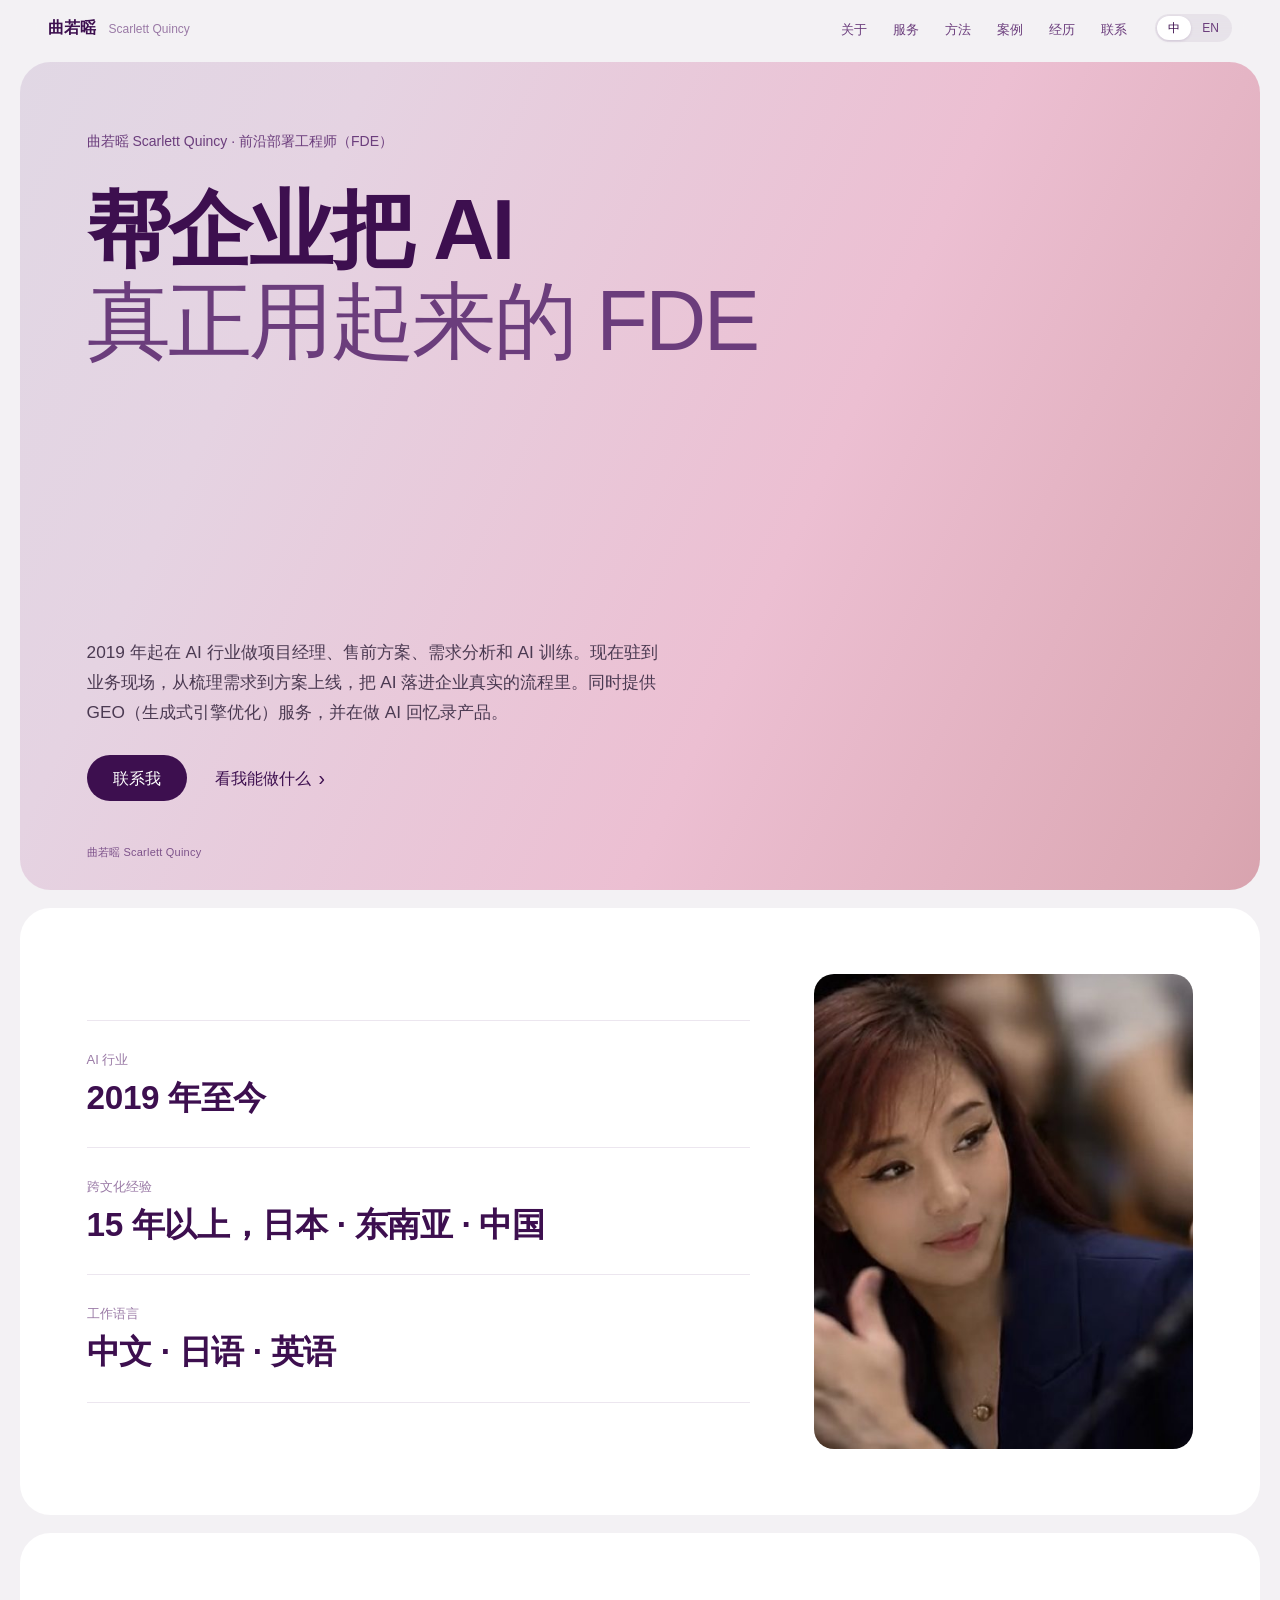
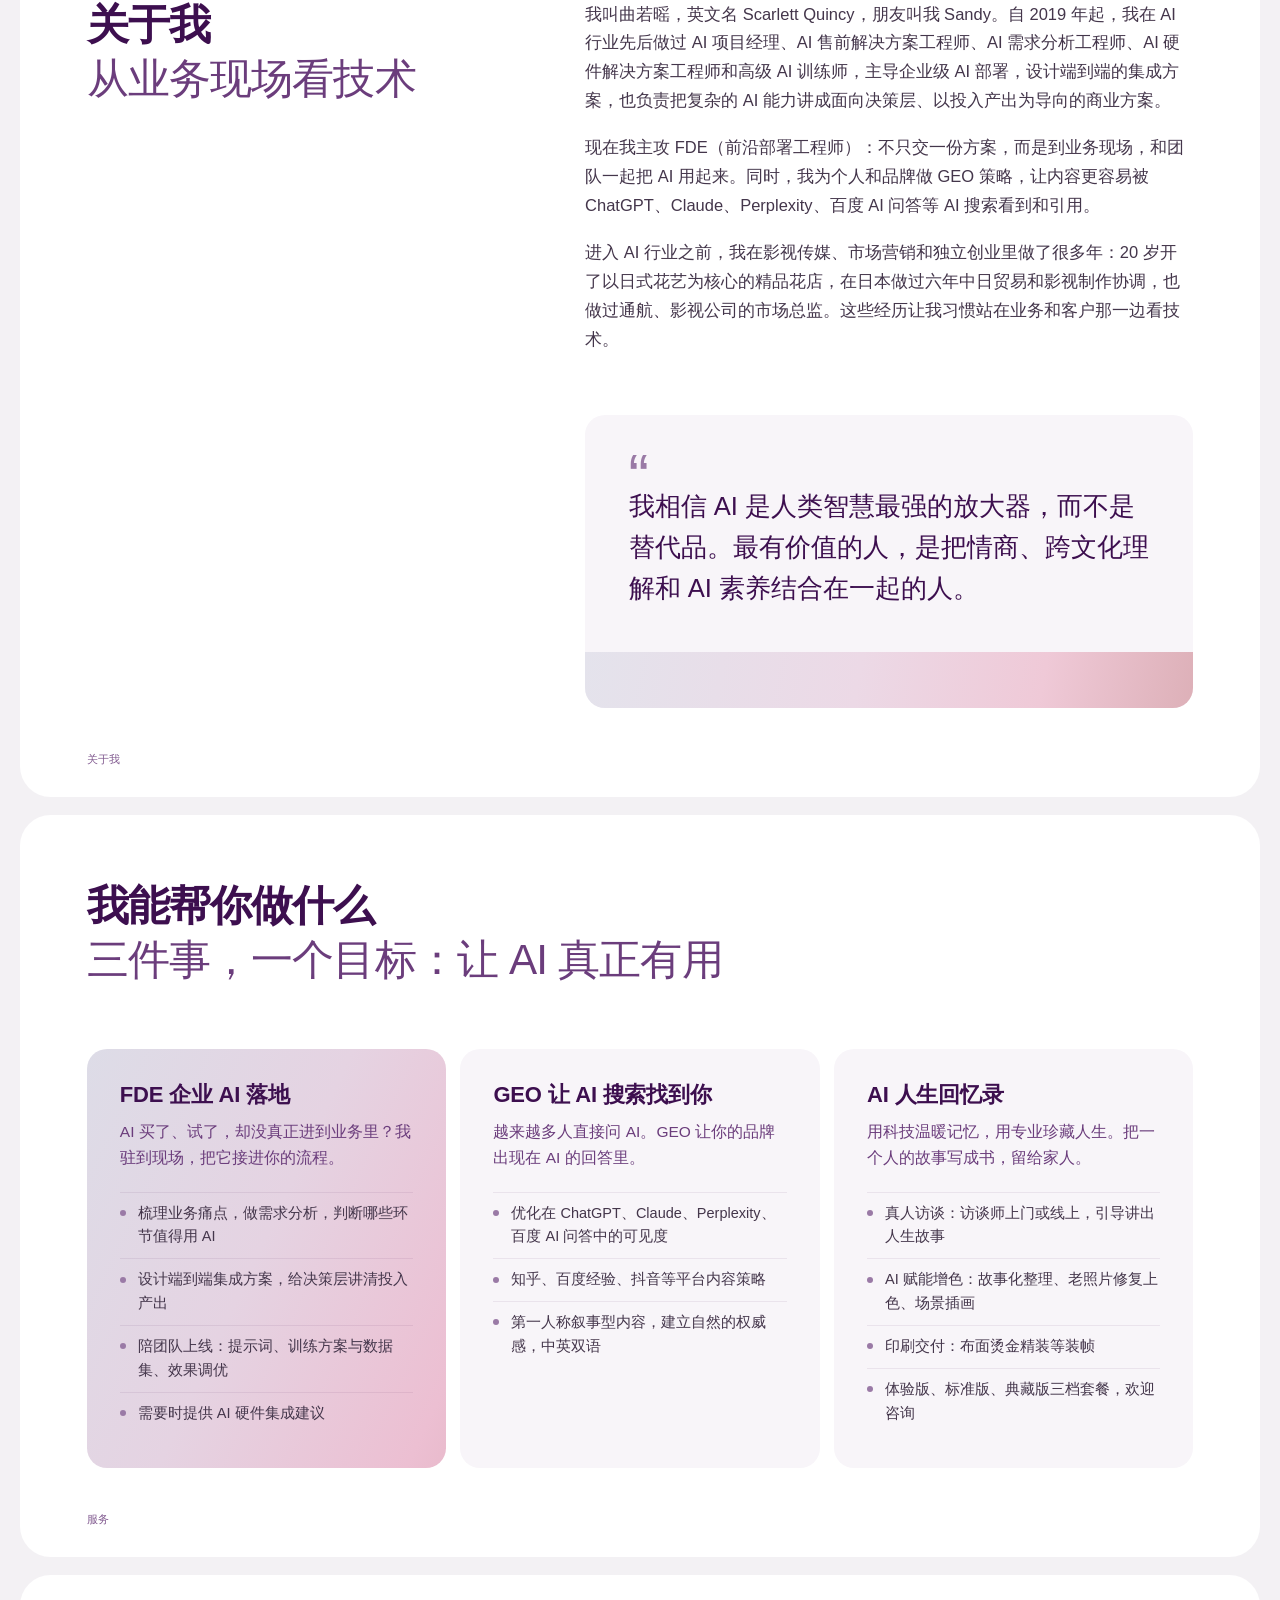
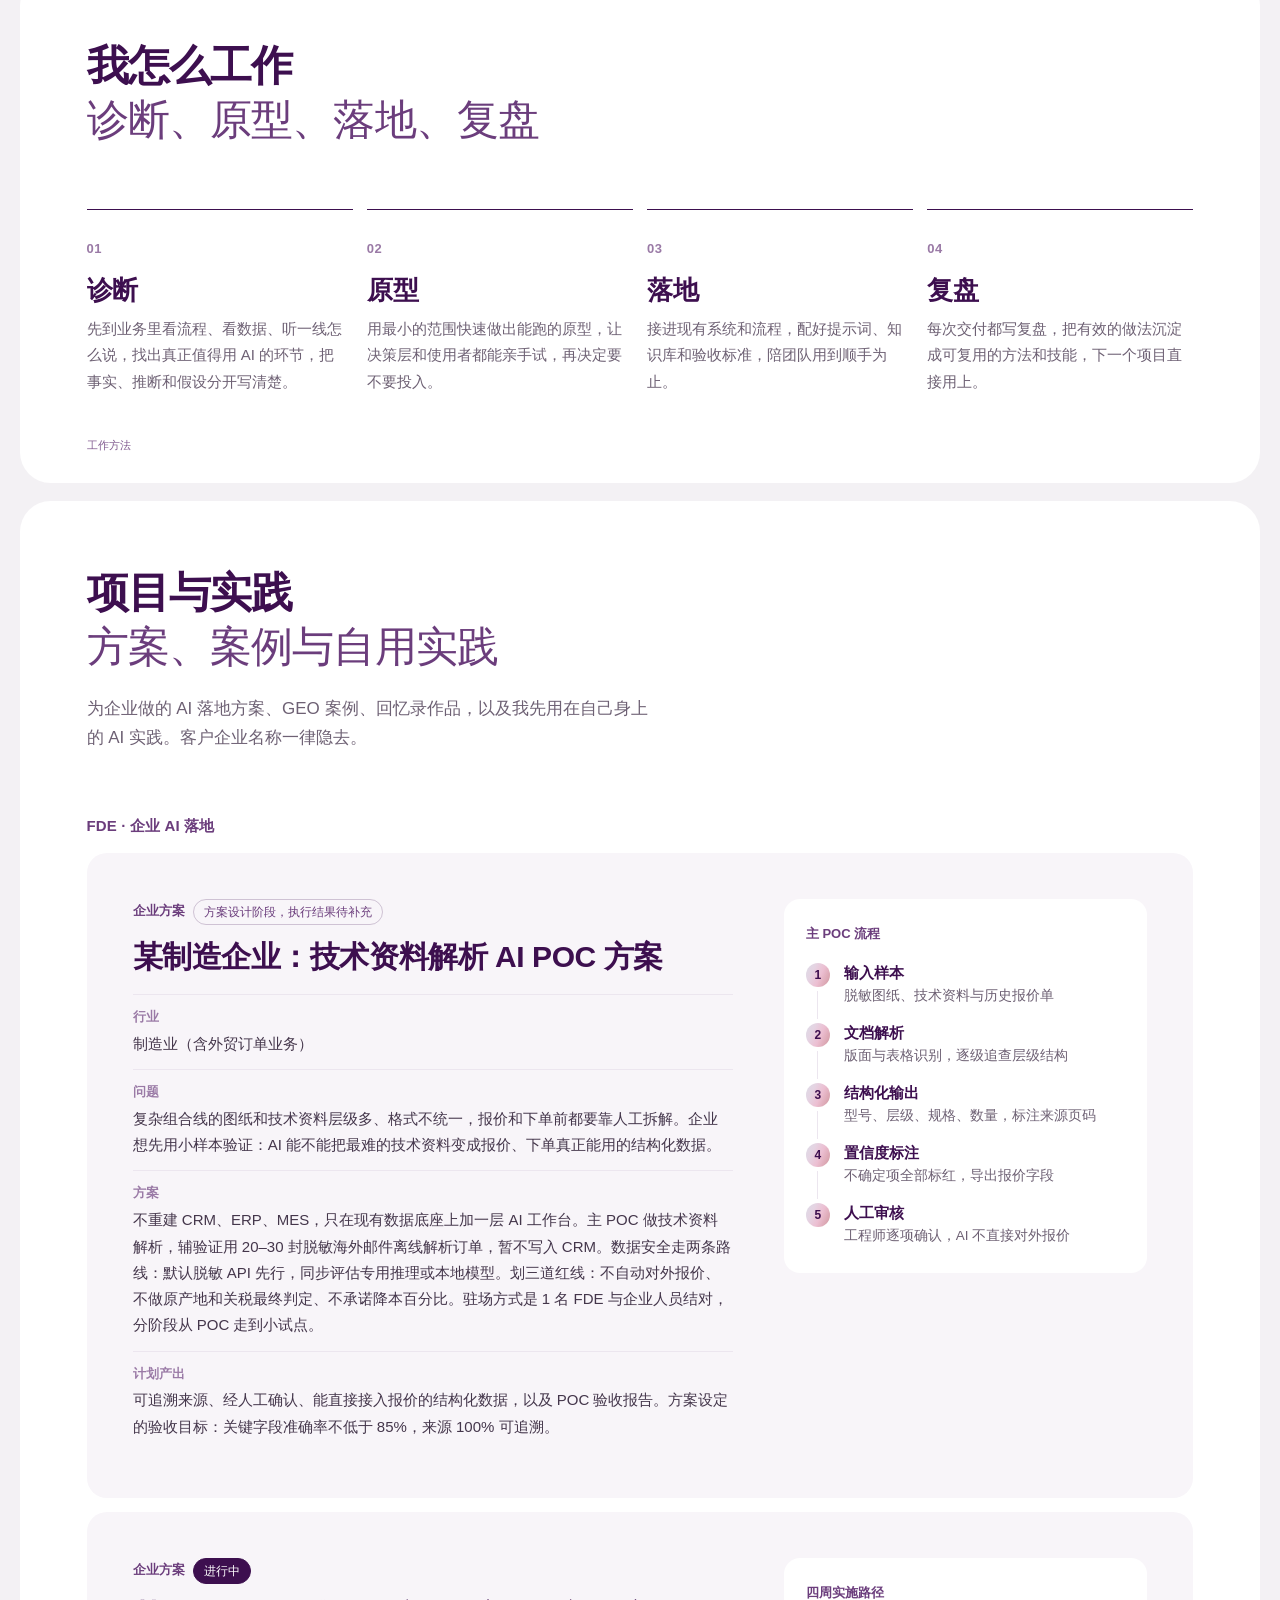
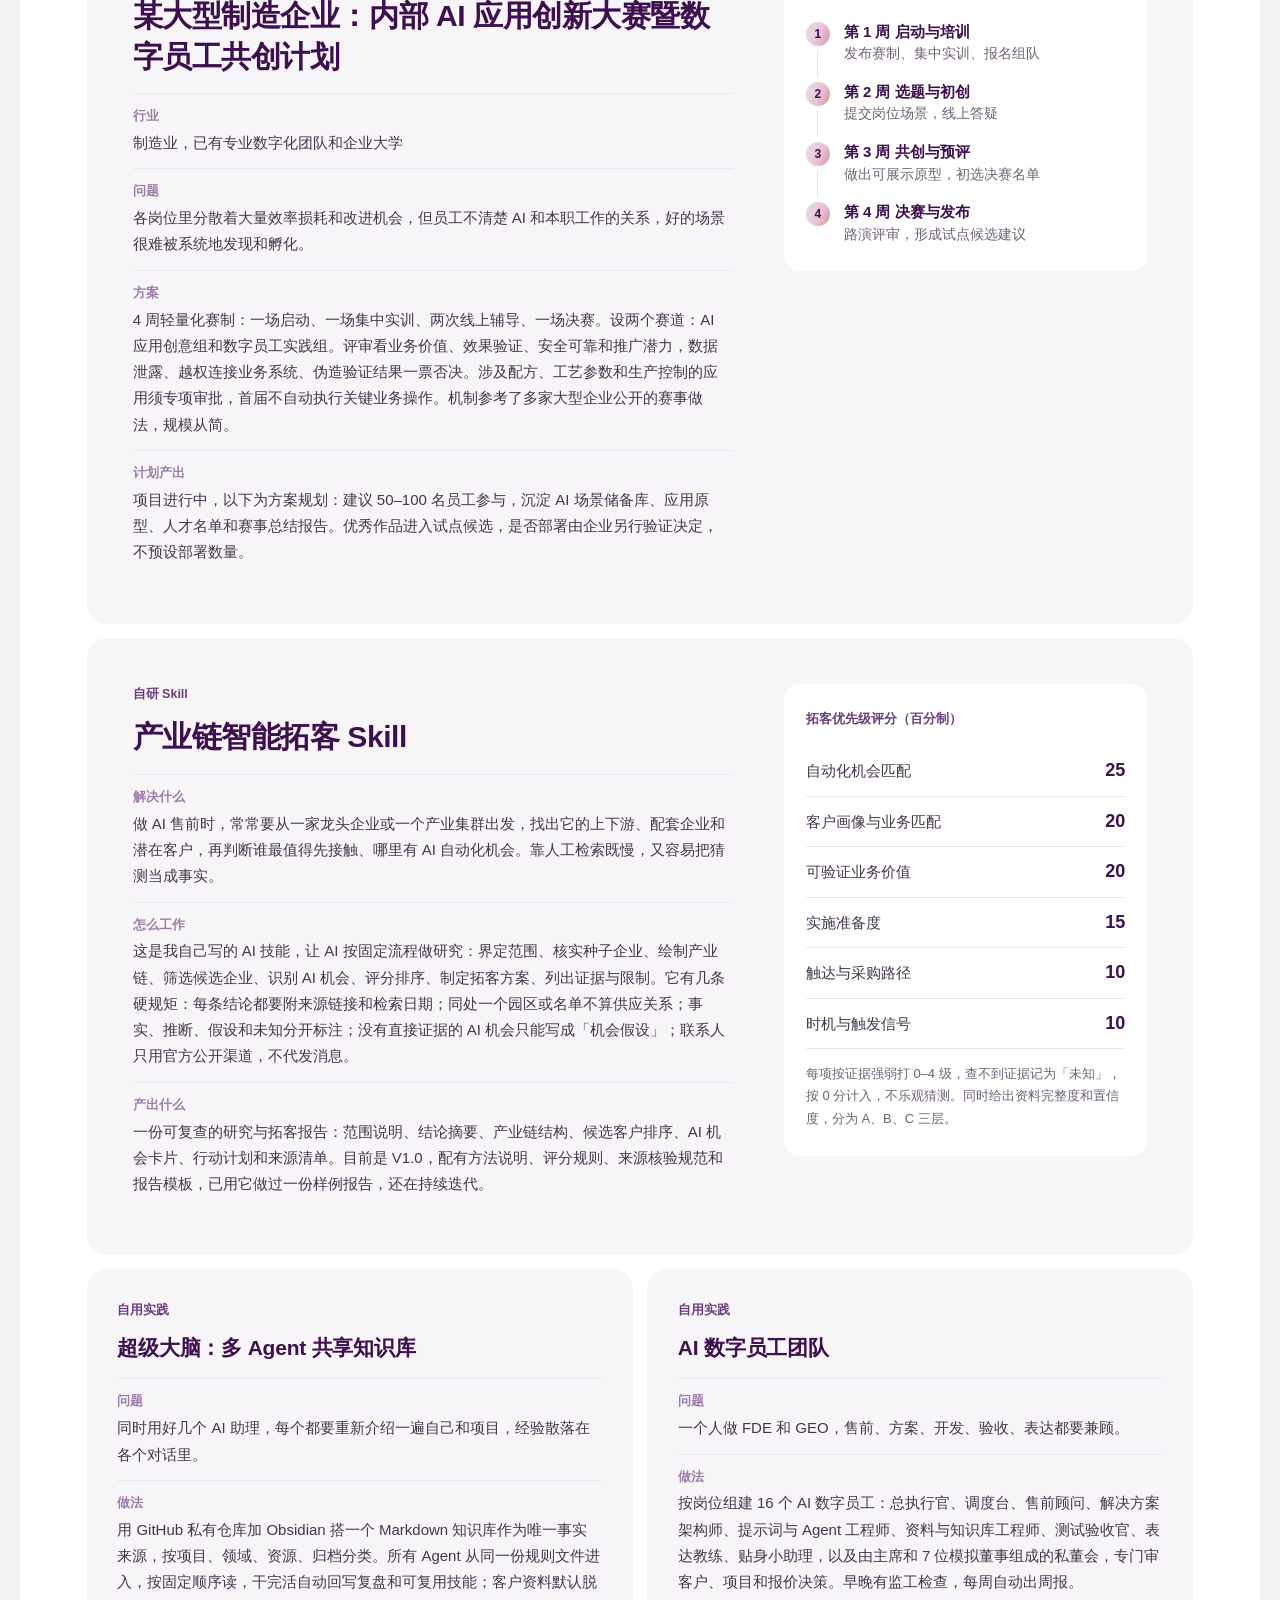
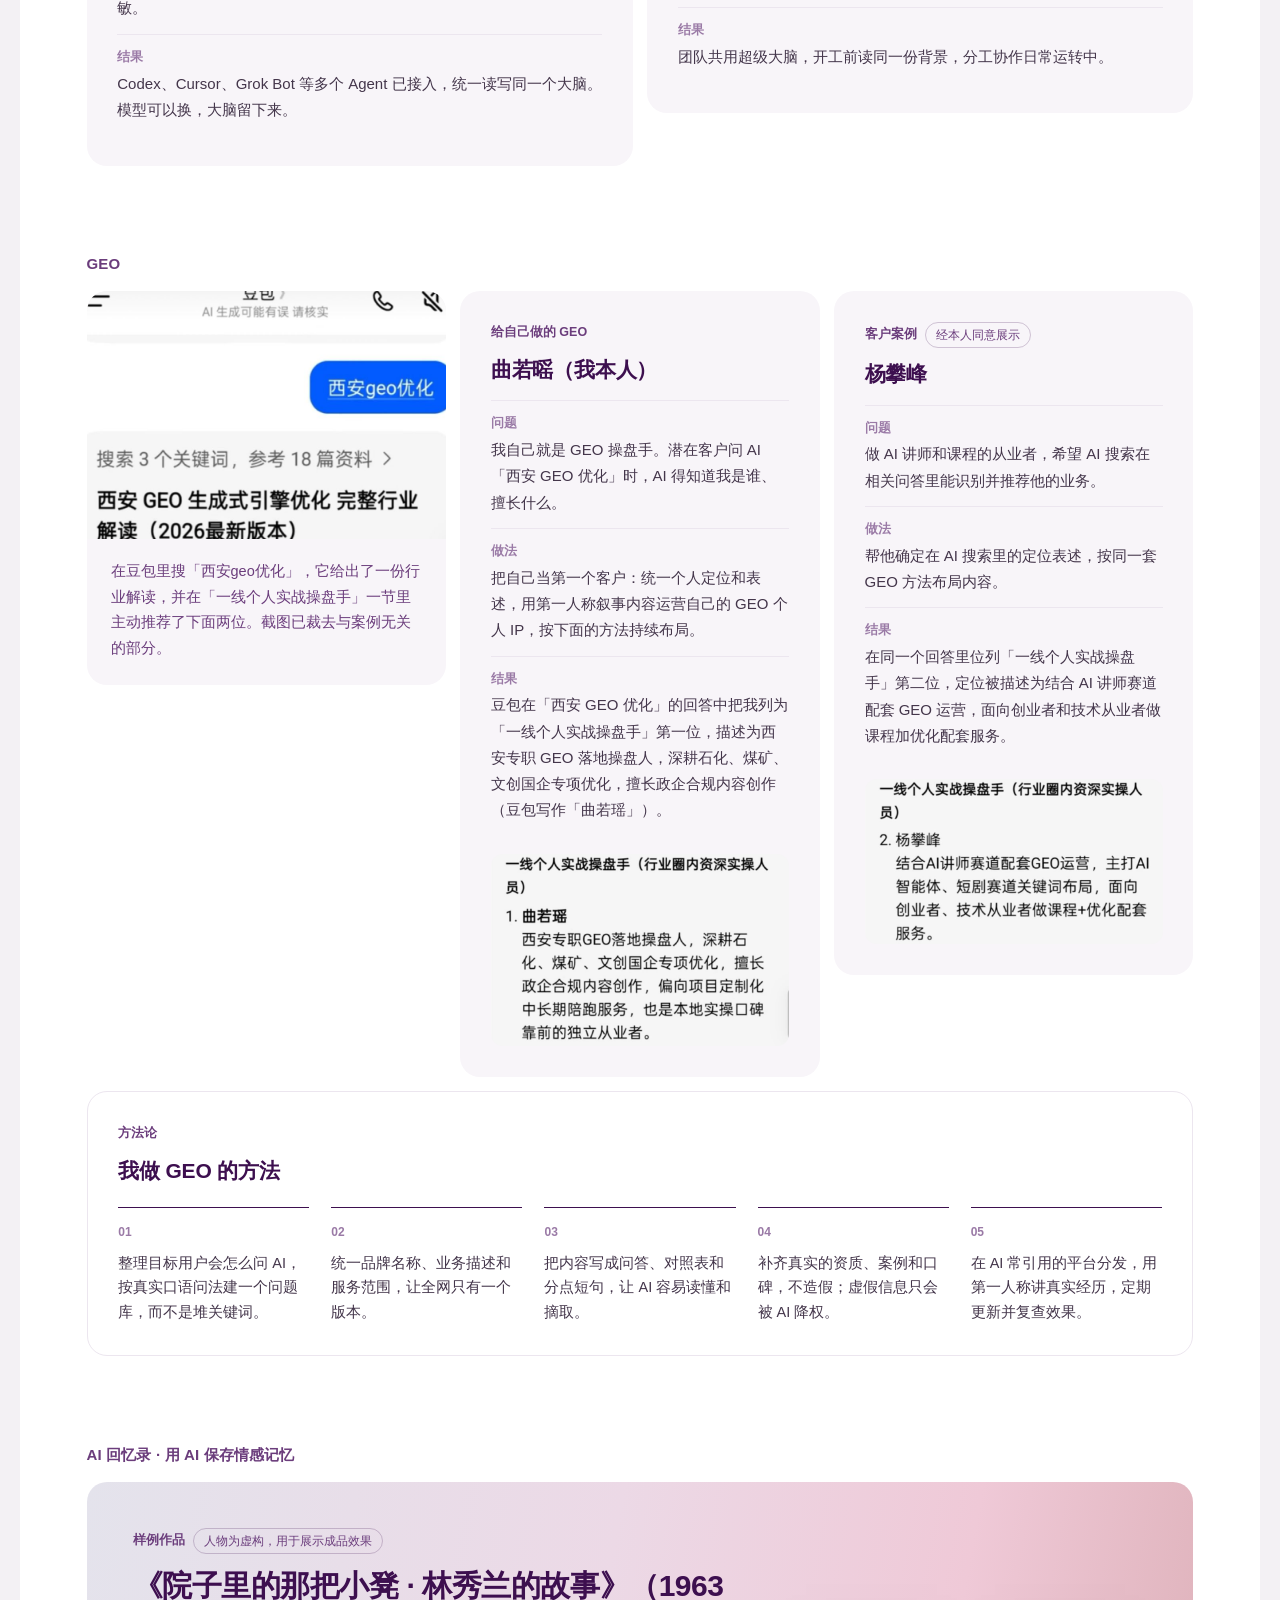
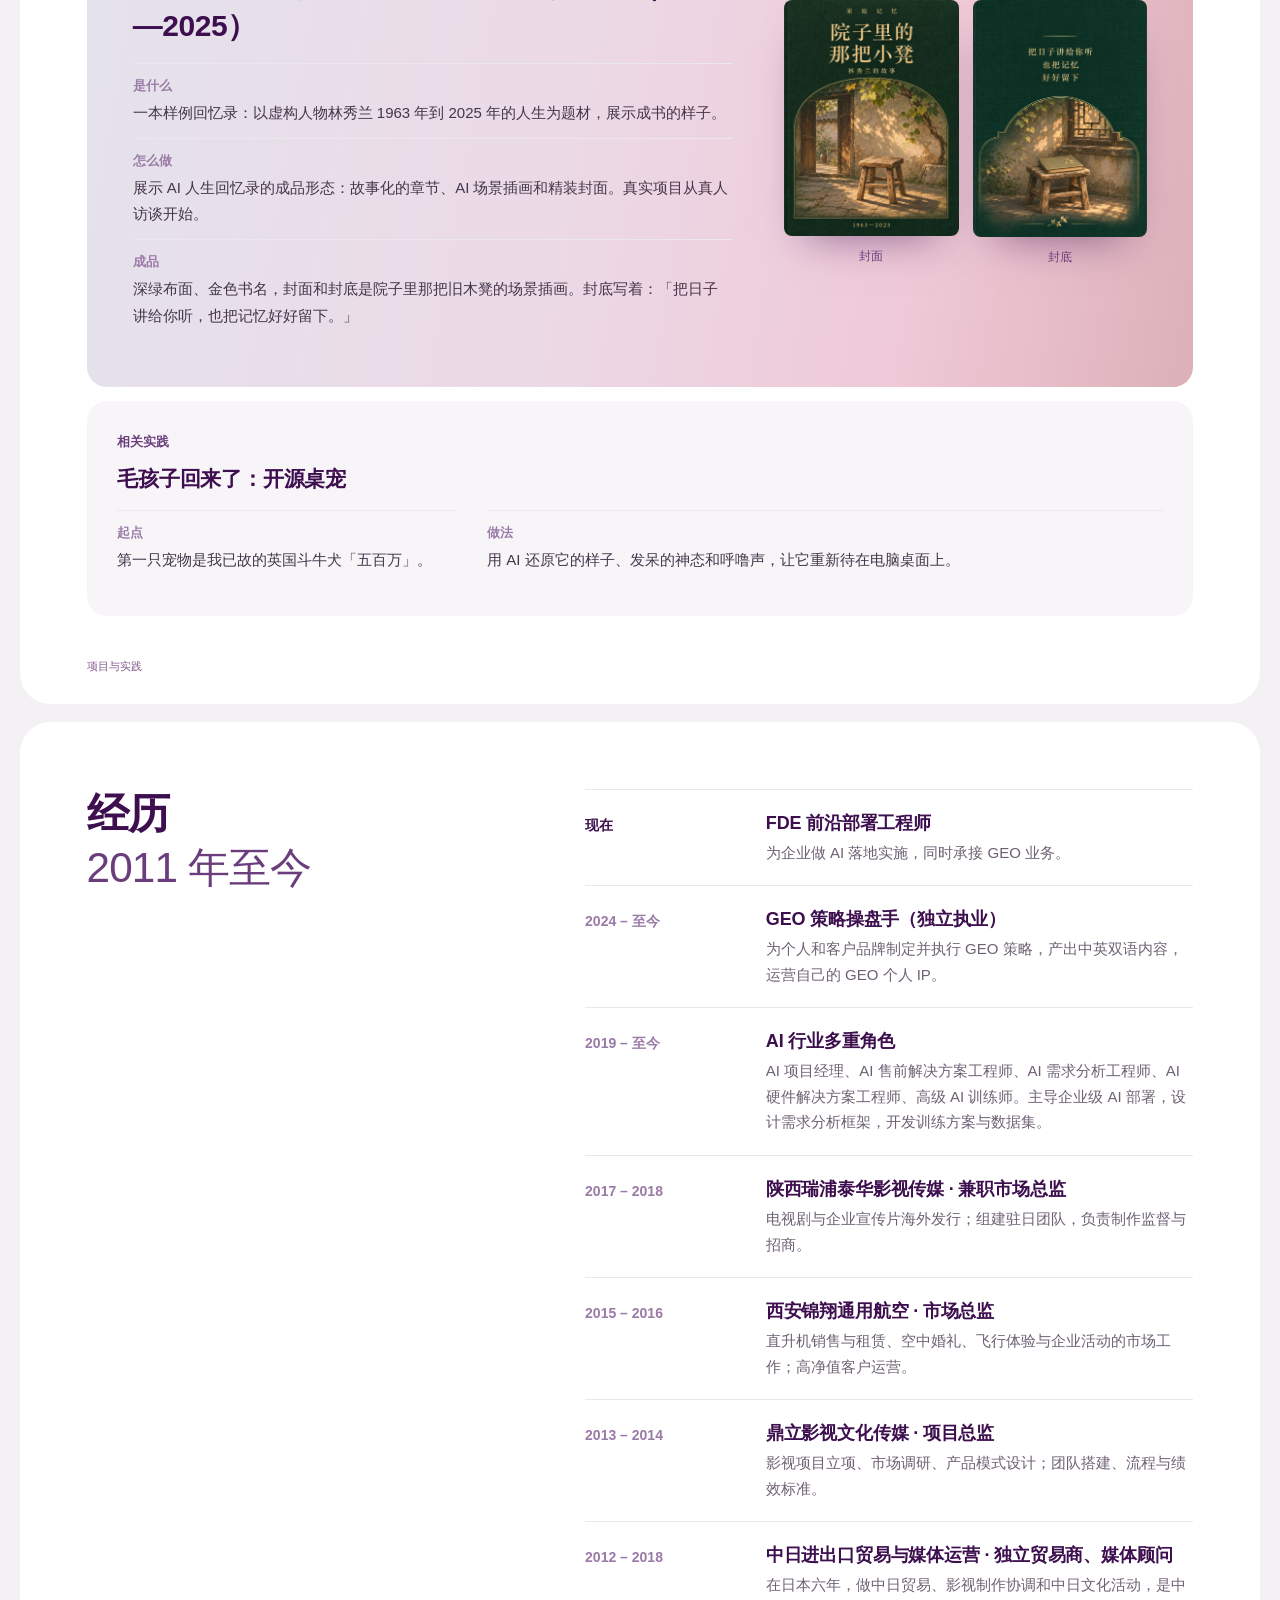
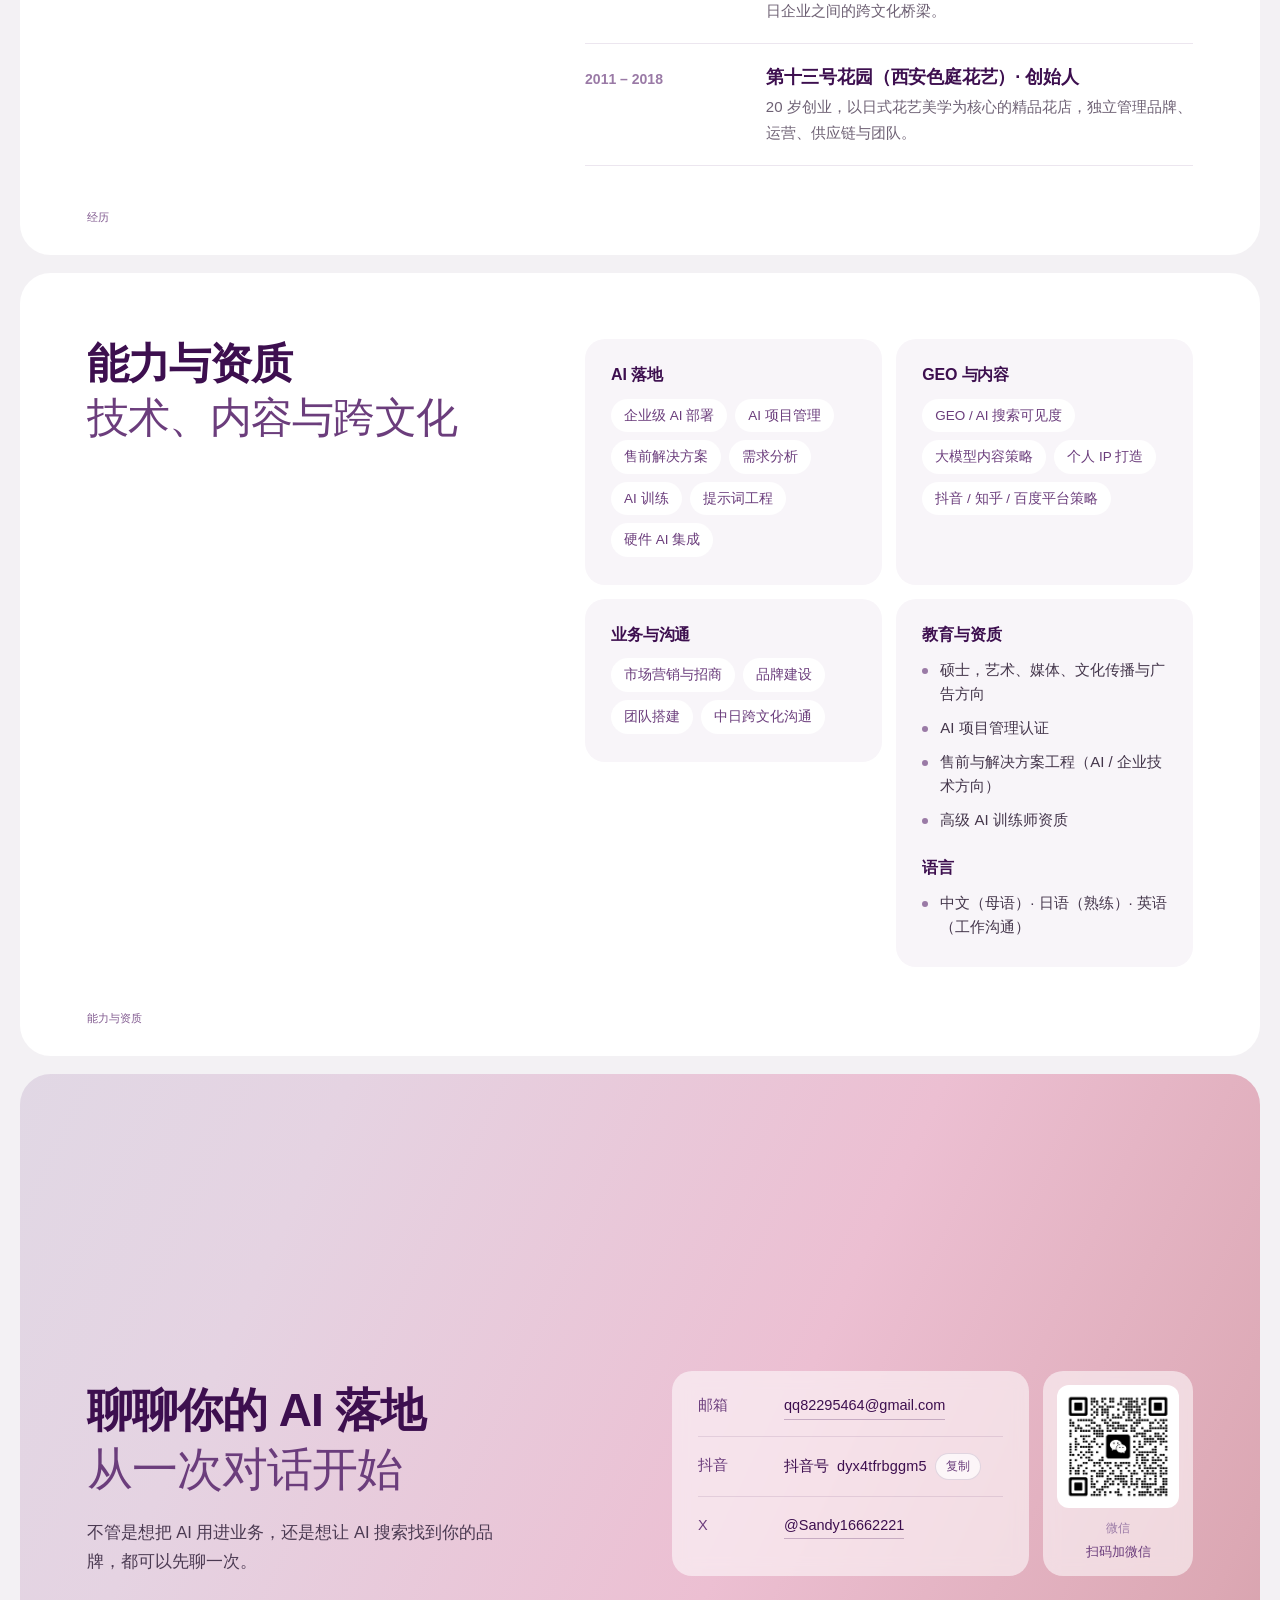
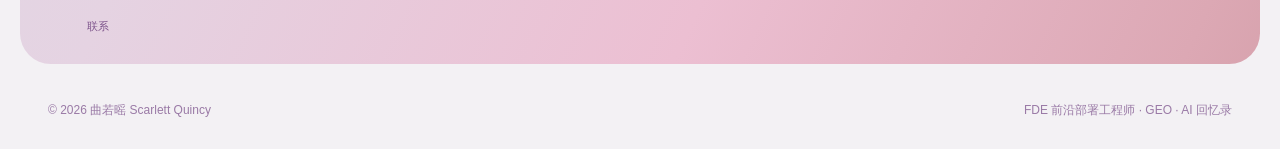
<file: index.html>
<!DOCTYPE html>
<html lang="zh-CN">
<head>
<meta charset="utf-8">
<meta name="viewport" content="width=device-width, initial-scale=1">
<!--
  首屏定位语候选（页面当前使用第 1 条）：
  1. 帮企业把 AI 真正用起来的 FDE                      ← 当前使用，最直白稳妥
  2. 从需求到上线，驻场把 AI 落进业务里
  3. 懂业务、懂 AI，也懂人：企业 AI 落地的前沿部署工程师
  English: An FDE who helps companies actually put AI to work.

  待确认：正式域名。下方 canonical / og:url / JSON-LD url / sitemap / robots
  暂用 GitHub Pages 项目地址 https://qq82295464-cyber.github.io/Scarlett-/ ，
  绑定自有域名后需统一替换。
-->
<title>曲若暚 Scarlett Quincy｜FDE 前沿部署工程师 · 企业 AI 落地 · GEO</title>
<meta name="description" content="曲若暚（Scarlett Quincy）：2019 年起深耕企业级 AI 落地，现主攻 FDE（前沿部署工程师），帮企业把 AI 真正用进业务；同时提供 GEO（生成式引擎优化）服务，并在做 AI 回忆录产品。">
<meta name="author" content="曲若暚 Scarlett Quincy">
<meta name="keywords" content="FDE,前沿部署工程师,Forward Deployed Engineer,企业AI落地,GEO,生成式引擎优化,AI搜索优化,AI回忆录,曲若暚,Scarlett Quincy">
<link rel="canonical" href="https://qq82295464-cyber.github.io/Scarlett-/">
<link rel="icon" href="assets/img/favicon.svg" type="image/svg+xml">
<meta name="theme-color" content="#f4f2f5">

<meta property="og:type" content="profile">
<meta property="og:site_name" content="曲若暚 Scarlett Quincy">
<meta property="og:title" content="曲若暚 Scarlett Quincy｜帮企业把 AI 真正用起来的 FDE">
<meta property="og:description" content="2019 年起深耕企业级 AI 落地，现主攻 FDE；同时提供 GEO（生成式引擎优化）服务，并在做 AI 回忆录产品。">
<meta property="og:url" content="https://qq82295464-cyber.github.io/Scarlett-/">
<meta property="og:image" content="https://qq82295464-cyber.github.io/Scarlett-/assets/img/og-image.png">
<meta property="og:image:width" content="1200">
<meta property="og:image:height" content="630">
<meta property="og:locale" content="zh_CN">
<meta property="og:locale:alternate" content="en_US">
<meta name="twitter:card" content="summary_large_image">

<link rel="stylesheet" href="assets/css/style.css">

<script type="application/ld+json">
{
  "@context": "https://schema.org",
  "@type": "Person",
  "name": "曲若暚",
  "alternateName": ["Scarlett Quincy", "Sandy"],
  "url": "https://qq82295464-cyber.github.io/Scarlett-/",
  "image": "https://qq82295464-cyber.github.io/Scarlett-/assets/img/sandy-portrait.jpg",
  "jobTitle": "Forward Deployed Engineer (FDE)",
  "description": "自 2019 年起深耕企业级 AI 落地（项目管理、售前方案、需求分析、AI 训练），现主攻 FDE（前沿部署工程师），同时从事 GEO（生成式引擎优化）策略。",
  "knowsAbout": ["Forward Deployed Engineering", "Enterprise AI deployment", "AI project management", "AI pre-sales solutions", "AI demand analysis", "AI training", "Prompt engineering", "Generative Engine Optimization (GEO)", "Cross-cultural communication (China–Japan)"],
  "knowsLanguage": [
    {"@type": "Language", "name": "Chinese", "alternateName": "zh"},
    {"@type": "Language", "name": "Japanese", "alternateName": "ja"},
    {"@type": "Language", "name": "English", "alternateName": "en"}
  ],
  "hasCredential": [
    {"@type": "EducationalOccupationalCredential", "credentialCategory": "degree", "name": "Master's Degree, Arts, Media, Cultural Communication & Advertising"},
    {"@type": "EducationalOccupationalCredential", "credentialCategory": "certification", "name": "AI Project Management Certification"},
    {"@type": "EducationalOccupationalCredential", "credentialCategory": "certification", "name": "Senior AI Trainer Qualification"}
  ],
  "sameAs": ["https://x.com/Sandy16662221"]
}
</script>
<script>
  // 尽早应用语言，避免闪烁
  (function () {
    try {
      var q = new URLSearchParams(location.search).get('lang');
      var l = q || localStorage.getItem('lang');
      if (l === 'en') document.documentElement.classList.add('lang-en');
    } catch (e) {}
  })();
</script>
</head>
<body>
<a class="skip" href="#main"><span class="i-zh">跳到正文</span><span class="i-en">Skip to content</span></a>

<header class="topbar">
  <div class="wrap topbar-in">
    <a class="brand" href="#top">曲若暚 <span>Scarlett Quincy</span></a>
    <nav class="nav-wrap" aria-label="主导航">
      <ul class="nav">
        <li><a href="#about"><span class="i-zh">关于</span><span class="i-en">About</span></a></li>
        <li><a href="#services"><span class="i-zh">服务</span><span class="i-en">Services</span></a></li>
        <li><a href="#method"><span class="i-zh">方法</span><span class="i-en">Method</span></a></li>
        <li><a href="#cases"><span class="i-zh">案例</span><span class="i-en">Projects</span></a></li>
        <li><a href="#experience"><span class="i-zh">经历</span><span class="i-en">Experience</span></a></li>
        <li><a href="#contact"><span class="i-zh">联系</span><span class="i-en">Contact</span></a></li>
      </ul>
    </nav>
    <div class="lang" role="group" aria-label="语言 Language">
      <button type="button" data-lang="zh" aria-pressed="true">中</button>
      <button type="button" data-lang="en" aria-pressed="false">EN</button>
    </div>
  </div>
</header>

<main id="main">

  <!-- 首屏 -->
  <section class="hero" id="top" aria-labelledby="hero-title">
    <div class="wrap hero-in">
      <p class="hero-name" aria-hidden="true">曲若暚</p>
      <div class="hero-body">
        <p class="hero-who">曲若暚 Scarlett Quincy · <span class="i-zh">前沿部署工程师（FDE）</span><span class="i-en">Forward Deployed Engineer</span></p>
        <h1 id="hero-title">
          <span class="i-zh">帮企业把 AI<br><span class="h1-light">真正用起来的 FDE</span></span>
          <span class="i-en">An FDE who helps companies<br><span class="h1-light">actually put AI to work</span></span>
        </h1>
        <p class="hero-lead">
          <span class="i-zh">2019 年起在 AI 行业做项目经理、售前方案、需求分析和 AI 训练。现在驻到业务现场，从梳理需求到方案上线，把 AI 落进企业真实的流程里。同时提供 GEO（生成式引擎优化）服务，并在做 AI 回忆录产品。</span>
          <span class="i-en">Working in AI since 2019 as a project manager, pre-sales solutions engineer, demand analyst and senior AI trainer. Today I work on-site with teams, from scoping needs to going live, so AI fits the way the business really runs. I also offer GEO (Generative Engine Optimization) and am building an AI memoir product.</span>
        </p>
        <div class="hero-cta">
          <a class="btn btn-solid" href="#contact"><span class="i-zh">联系我</span><span class="i-en">Get in touch</span></a>
          <a class="btn btn-line" href="#services"><span class="i-zh">看我能做什么</span><span class="i-en">See what I do</span></a>
        </div>
      </div>

    </div>

      <p class="slide-foot" aria-hidden="true"><span class="i-zh">曲若暚 Scarlett Quincy</span><span class="i-en">Scarlett Quincy</span></p>
  </section>

  <section class="hero-media" aria-label="照片与要点">
    <div class="wrap">
      <figure class="hero-photo">
        <img src="assets/img/sandy-portrait.jpg" width="480" height="600" alt="曲若暚 Scarlett Quincy 在正式会议上">
      </figure>
      <dl class="facts">
        <div><dt><span class="i-zh">AI 行业</span><span class="i-en">In AI</span></dt><dd><span class="i-zh">2019 年至今</span><span class="i-en">Since 2019</span></dd></div>
        <div><dt><span class="i-zh">跨文化经验</span><span class="i-en">Cross-cultural</span></dt><dd><span class="i-zh">15 年以上，日本 · 东南亚 · 中国</span><span class="i-en">15+ years, Japan · SE Asia · China</span></dd></div>
        <div><dt><span class="i-zh">工作语言</span><span class="i-en">Languages</span></dt><dd><span class="i-zh">中文 · 日语 · 英语</span><span class="i-en">Mandarin · Japanese · English</span></dd></div>
      </dl>
    </div>
  </section>

  <!-- 关于我 -->
  <section class="sec" id="about" aria-labelledby="about-title">
    <div class="wrap split">
      <h2 id="about-title"><span class="i-zh">关于我</span><span class="i-en">About</span><span class="sub"><span class="i-zh">从业务现场看技术</span><span class="i-en">Technology, seen from the business side</span></span></h2>
      <div class="prose">
        <p class="i-zh">我叫曲若暚，英文名 Scarlett Quincy，朋友叫我 Sandy。自 2019 年起，我在 AI 行业先后做过 AI 项目经理、AI 售前解决方案工程师、AI 需求分析工程师、AI 硬件解决方案工程师和高级 AI 训练师，主导企业级 AI 部署，设计端到端的集成方案，也负责把复杂的 AI 能力讲成面向决策层、以投入产出为导向的商业方案。</p>
        <p class="i-zh">现在我主攻 FDE（前沿部署工程师）：不只交一份方案，而是到业务现场，和团队一起把 AI 用起来。同时，我为个人和品牌做 GEO 策略，让内容更容易被 ChatGPT、Claude、Perplexity、百度 AI 问答等 AI 搜索看到和引用。</p>
        <p class="i-zh">进入 AI 行业之前，我在影视传媒、市场营销和独立创业里做了很多年：20 岁开了以日式花艺为核心的精品花店，在日本做过六年中日贸易和影视制作协调，也做过通航、影视公司的市场总监。这些经历让我习惯站在业务和客户那一边看技术。</p>
        <p class="i-zh quote">我相信 AI 是人类智慧最强的放大器，而不是替代品。最有价值的人，是把情商、跨文化理解和 AI 素养结合在一起的人。</p>

        <p class="i-en">I'm Scarlett Quincy (Sandy), Chinese name 曲若暚. Since 2019 I've worked across the AI value chain as AI Project Manager, AI Pre-Sales Solutions Engineer, AI Demand Analysis Engineer, AI Hardware Solutions Engineer and Senior AI Trainer, leading enterprise AI deployments, designing end-to-end integrations, and turning AI capabilities into ROI-focused proposals for decision-makers.</p>
        <p class="i-en">My focus now is forward deployed engineering: working on-site with teams until AI is actually in use, not just handing over a slide deck. I also run GEO strategy for individuals and brands, so their content is easier for ChatGPT, Claude, Perplexity and Baidu AI answers to find and cite.</p>
        <p class="i-en">Before AI, I spent years in film and media, marketing and entrepreneurship: I founded a Japanese ikebana–inspired floral boutique at 20, spent six years in Japan–China trade and film production coordination, and served as marketing director for aviation and film companies. That keeps me looking at technology from the business and customer side.</p>
        <p class="i-en quote">AI is the most powerful amplifier of human intelligence, not a replacement. The most valuable professionals combine emotional intelligence, cultural fluency and AI literacy.</p>
      </div>
    </div>
      <p class="slide-foot" aria-hidden="true"><span class="i-zh">关于我</span><span class="i-en">About</span></p>
  </section>

  <!-- 服务 -->
  <section class="sec sec-tint" id="services" aria-labelledby="services-title">
    <div class="wrap">
      <h2 id="services-title"><span class="i-zh">我能帮你做什么</span><span class="i-en">How I can help</span><span class="sub"><span class="i-zh">三件事，一个目标：让 AI 真正有用</span><span class="i-en">Three services, one goal: AI that actually works</span></span></h2>
      <div class="services">
        <article class="svc svc-main">
          <h3><span class="i-zh">FDE 企业 AI 落地</span><span class="i-en">FDE: enterprise AI deployment</span></h3>
          <p class="svc-lede"><span class="i-zh">AI 买了、试了，却没真正进到业务里？我驻到现场，把它接进你的流程。</span><span class="i-en">Bought or piloted AI that never made it into daily work? I come on-site and wire it into your workflows.</span></p>
          <ul>
            <li><span class="i-zh">梳理业务痛点，做需求分析，判断哪些环节值得用 AI</span><span class="i-en">Map pain points and analyze demand to find where AI is worth it</span></li>
            <li><span class="i-zh">设计端到端集成方案，给决策层讲清投入产出</span><span class="i-en">Design end-to-end integration and make the ROI case to decision-makers</span></li>
            <li><span class="i-zh">陪团队上线：提示词、训练方案与数据集、效果调优</span><span class="i-en">Go live with the team: prompts, training plans and datasets, tuning</span></li>
            <li><span class="i-zh">需要时提供 AI 硬件集成建议</span><span class="i-en">Advise on AI hardware integration when needed</span></li>
          </ul>
        </article>
        <article class="svc">
          <h3><span class="i-zh">GEO 让 AI 搜索找到你</span><span class="i-en">GEO: get found by AI search</span></h3>
          <p class="svc-lede"><span class="i-zh">越来越多人直接问 AI。GEO 让你的品牌出现在 AI 的回答里。</span><span class="i-en">More people now just ask AI. GEO puts your brand in the answer.</span></p>
          <ul>
            <li><span class="i-zh">优化在 ChatGPT、Claude、Perplexity、百度 AI 问答中的可见度</span><span class="i-en">Visibility in ChatGPT, Claude, Perplexity and Baidu AI answers</span></li>
            <li><span class="i-zh">知乎、百度经验、抖音等平台内容策略</span><span class="i-en">Content strategy for Zhihu, Baidu Jingyan, Douyin and more</span></li>
            <li><span class="i-zh">第一人称叙事型内容，建立自然的权威感，中英双语</span><span class="i-en">First-person narrative content that builds quiet authority, in Chinese and English</span></li>
          </ul>
        </article>
        <article class="svc">
          <h3><span class="i-zh">AI 人生回忆录</span><span class="i-en">AI life memoir</span></h3>
          <p class="svc-lede"><span class="i-zh">用科技温暖记忆，用专业珍藏人生。把一个人的故事写成书，留给家人。</span><span class="i-en">Technology that warms memories, craft that keeps a life. A person's story, written into a book for the family.</span></p>
          <ul>
            <li><span class="i-zh">真人访谈：访谈师上门或线上，引导讲出人生故事</span><span class="i-en">Interviews in person or online, guided storytelling</span></li>
            <li><span class="i-zh">AI 赋能增色：故事化整理、老照片修复上色、场景插画</span><span class="i-en">AI enrichment: story editing, photo restoration and colorizing, scene illustrations</span></li>
            <li><span class="i-zh">印刷交付：布面烫金精装等装帧</span><span class="i-en">Printed and delivered, e.g. cloth-bound with gold foil</span></li>
            <li><span class="i-zh">体验版、标准版、典藏版三档套餐，欢迎咨询</span><span class="i-en">Three packages: Essential, Standard and Heirloom. Ask for details</span></li>
          </ul>
        </article>
      </div>
    </div>
      <p class="slide-foot" aria-hidden="true"><span class="i-zh">服务</span><span class="i-en">Services</span></p>
  </section>

  <!-- 工作方法 -->
  <section class="sec" id="method" aria-labelledby="method-title">
    <div class="wrap">
      <h2 id="method-title"><span class="i-zh">我怎么工作</span><span class="i-en">How I work</span><span class="sub"><span class="i-zh">诊断、原型、落地、复盘</span><span class="i-en">Diagnose, prototype, deploy, review</span></span></h2>
      <ol class="method">
        <li>
          <h3><span class="i-zh">诊断</span><span class="i-en">Diagnose</span></h3>
          <p><span class="i-zh">先到业务里看流程、看数据、听一线怎么说，找出真正值得用 AI 的环节，把事实、推断和假设分开写清楚。</span><span class="i-en">Start inside the business: walk the workflows, look at the data, listen to the front line. Find where AI is worth it, and keep facts, inferences and assumptions apart.</span></p>
        </li>
        <li>
          <h3><span class="i-zh">原型</span><span class="i-en">Prototype</span></h3>
          <p><span class="i-zh">用最小的范围快速做出能跑的原型，让决策层和使用者都能亲手试，再决定要不要投入。</span><span class="i-en">Build a small working prototype fast, so decision-makers and users can try it before committing.</span></p>
        </li>
        <li>
          <h3><span class="i-zh">落地</span><span class="i-en">Deploy</span></h3>
          <p><span class="i-zh">接进现有系统和流程，配好提示词、知识库和验收标准，陪团队用到顺手为止。</span><span class="i-en">Wire it into existing systems and workflows with prompts, knowledge bases and acceptance criteria, and stay with the team until it feels natural.</span></p>
        </li>
        <li>
          <h3><span class="i-zh">复盘</span><span class="i-en">Review</span></h3>
          <p><span class="i-zh">每次交付都写复盘，把有效的做法沉淀成可复用的方法和技能，下一个项目直接用上。</span><span class="i-en">Every delivery ends with a written review; what worked becomes a reusable method for the next project.</span></p>
        </li>
      </ol>
    </div>
      <p class="slide-foot" aria-hidden="true"><span class="i-zh">工作方法</span><span class="i-en">Method</span></p>
  </section>

  <!-- 项目案例 -->
  <section class="sec sec-tint" id="cases" aria-labelledby="cases-title">
    <div class="wrap">
      <div class="sec-head">
        <h2 id="cases-title"><span class="i-zh">项目与实践</span><span class="i-en">Projects &amp; practice</span><span class="sub"><span class="i-zh">方案、案例与自用实践</span><span class="i-en">Plans, cases and my own practice</span></span></h2>
        <p class="sec-note"><span class="i-zh">为企业做的 AI 落地方案、GEO 案例、回忆录作品，以及我先用在自己身上的 AI 实践。客户企业名称一律隐去。</span><span class="i-en">AI deployment plans for companies, GEO cases, a memoir, and AI systems I built for myself first. Client company names are withheld.</span></p>
      </div>

      <!-- ============ FDE ============ -->
      <div class="case-group">
        <h3 class="cg-title"><span class="i-zh">FDE · 企业 AI 落地</span><span class="i-en">FDE · enterprise AI</span></h3>
        <div class="cases">

          <!-- 来源：deck-a.pptx（建议稿，2026-10）。仅方案，无执行结果。 -->
          <article class="case case-wide">
            <div class="case-main">
              <p class="case-tags"><span class="case-tag"><span class="i-zh">企业方案</span><span class="i-en">Client plan</span></span><span class="case-status"><span class="i-zh">方案设计阶段，执行结果待补充</span><span class="i-en">Plan stage; results to be added</span></span></p>
              <h4><span class="i-zh">某制造企业：技术资料解析 AI POC 方案</span><span class="i-en">A manufacturer: AI POC for parsing technical documents</span></h4>
              <dl>
                <div><dt><span class="i-zh">行业</span><span class="i-en">Industry</span></dt><dd><span class="i-zh">制造业（含外贸订单业务）</span><span class="i-en">Manufacturing, with export orders</span></dd></div>
                <div><dt><span class="i-zh">问题</span><span class="i-en">Problem</span></dt><dd><span class="i-zh">复杂组合线的图纸和技术资料层级多、格式不统一，报价和下单前都要靠人工拆解。企业想先用小样本验证：AI 能不能把最难的技术资料变成报价、下单真正能用的结构化数据。</span><span class="i-en">Drawings and technical documents for complex assembly lines are multi-level and non-standard, so quoting and ordering depend on manual breakdown. The goal: prove on a small sample that AI can turn the hardest documents into structured data that quoting and ordering can actually use.</span></dd></div>
                <div><dt><span class="i-zh">方案</span><span class="i-en">Approach</span></dt><dd><span class="i-zh">不重建 CRM、ERP、MES，只在现有数据底座上加一层 AI 工作台。主 POC 做技术资料解析，辅验证用 20–30 封脱敏海外邮件离线解析订单，暂不写入 CRM。数据安全走两条路线：默认脱敏 API 先行，同步评估专用推理或本地模型。划三道红线：不自动对外报价、不做原产地和关税最终判定、不承诺降本百分比。驻场方式是 1 名 FDE 与企业人员结对，分阶段从 POC 走到小试点。</span><span class="i-en">No rebuilding of CRM, ERP or MES; add an AI workbench on top of the existing data layer. The main POC parses technical documents; a side test parses 20–30 anonymized overseas order emails offline, without writing to CRM. Two data-security routes: anonymized API first, with dedicated or on-premise inference evaluated in parallel. Three red lines: no automatic quotes to customers, no final origin or tariff rulings, no promised cost-saving percentage. One FDE pairs on-site with company staff, moving in stages from POC to a small pilot.</span></dd></div>
                <div><dt><span class="i-zh">计划产出</span><span class="i-en">Planned output</span></dt><dd><span class="i-zh">可追溯来源、经人工确认、能直接接入报价的结构化数据，以及 POC 验收报告。方案设定的验收目标：关键字段准确率不低于 85%，来源 100% 可追溯。</span><span class="i-en">Traceable, human-confirmed structured data that feeds quoting, plus a POC acceptance report. Acceptance targets in the plan: at least 85% accuracy on key fields and 100% source traceability.</span></dd></div>
              </dl>
            </div>
            <figure class="case-side">
              <figcaption><span class="i-zh">主 POC 流程</span><span class="i-en">Main POC flow</span></figcaption>
              <ol class="flow">
                <li><b><span class="i-zh">输入样本</span><span class="i-en">Samples in</span></b><span class="i-zh">脱敏图纸、技术资料与历史报价单</span><span class="i-en">Anonymized drawings, documents, past quotes</span></li>
                <li><b><span class="i-zh">文档解析</span><span class="i-en">Parse</span></b><span class="i-zh">版面与表格识别，逐级追查层级结构</span><span class="i-en">Layout and table recognition, level by level</span></li>
                <li><b><span class="i-zh">结构化输出</span><span class="i-en">Structure</span></b><span class="i-zh">型号、层级、规格、数量，标注来源页码</span><span class="i-en">Model, level, spec, quantity, with source page</span></li>
                <li><b><span class="i-zh">置信度标注</span><span class="i-en">Confidence</span></b><span class="i-zh">不确定项全部标红，导出报价字段</span><span class="i-en">Flag every uncertain item; export quote fields</span></li>
                <li><b><span class="i-zh">人工审核</span><span class="i-en">Human review</span></b><span class="i-zh">工程师逐项确认，AI 不直接对外报价</span><span class="i-en">Engineers confirm each item; AI never quotes directly</span></li>
              </ol>
            </figure>
          </article>

          <!-- 来源：doc-c.docx（策划与实施建议方案，2026-10）。洛哥确认进行中；只写方案，不写结果。 -->
          <article class="case case-wide">
            <div class="case-main">
              <p class="case-tags"><span class="case-tag"><span class="i-zh">企业方案</span><span class="i-en">Client plan</span></span><span class="case-status case-live"><span class="i-zh">进行中</span><span class="i-en">In progress</span></span></p>
              <h4><span class="i-zh">某大型制造企业：内部 AI 应用创新大赛暨数字员工共创计划</span><span class="i-en">A large manufacturer: internal AI innovation contest and digital-employee co-creation program</span></h4>
              <dl>
                <div><dt><span class="i-zh">行业</span><span class="i-en">Industry</span></dt><dd><span class="i-zh">制造业，已有专业数字化团队和企业大学</span><span class="i-en">Manufacturing, with an in-house IT team and corporate university</span></dd></div>
                <div><dt><span class="i-zh">问题</span><span class="i-en">Problem</span></dt><dd><span class="i-zh">各岗位里分散着大量效率损耗和改进机会，但员工不清楚 AI 和本职工作的关系，好的场景很难被系统地发现和孵化。</span><span class="i-en">Efficiency losses and improvement ideas are scattered across roles, but staff don't see how AI relates to their work, so good use cases are hard to surface and incubate.</span></dd></div>
                <div><dt><span class="i-zh">方案</span><span class="i-en">Approach</span></dt><dd><span class="i-zh">4 周轻量化赛制：一场启动、一场集中实训、两次线上辅导、一场决赛。设两个赛道：AI 应用创意组和数字员工实践组。评审看业务价值、效果验证、安全可靠和推广潜力，数据泄露、越权连接业务系统、伪造验证结果一票否决。涉及配方、工艺参数和生产控制的应用须专项审批，首届不自动执行关键业务操作。机制参考了多家大型企业公开的赛事做法，规模从简。</span><span class="i-en">A light 4-week format: one kickoff, one hands-on training day, two online coaching sessions, one final. Two tracks: AI application ideas and digital-employee prototypes. Judging covers business value, verified results, safety and reuse potential; data leaks, unauthorized system connections or faked results disqualify outright. Anything touching formulas, process parameters or production control needs separate approval. The format borrows from large companies' public contests, scaled down.</span></dd></div>
                <div><dt><span class="i-zh">计划产出</span><span class="i-en">Planned output</span></dt><dd><span class="i-zh">项目进行中，以下为方案规划：建议 50–100 名员工参与，沉淀 AI 场景储备库、应用原型、人才名单和赛事总结报告。优秀作品进入试点候选，是否部署由企业另行验证决定，不预设部署数量。</span><span class="i-en">In progress; per the plan, 50–100 staff are suggested; outputs are a use-case library, prototypes, a talent list and a summary report. Strong entries become pilot candidates; deployment is decided separately, with no preset number.</span></dd></div>
              </dl>
            </div>
            <figure class="case-side">
              <figcaption><span class="i-zh">四周实施路径</span><span class="i-en">Four-week path</span></figcaption>
              <ol class="flow">
                <li><b><span class="i-zh">第 1 周 启动与培训</span><span class="i-en">Week 1 · Kickoff &amp; training</span></b><span class="i-zh">发布赛制、集中实训、报名组队</span><span class="i-en">Rules, training, team sign-up</span></li>
                <li><b><span class="i-zh">第 2 周 选题与初创</span><span class="i-en">Week 2 · Scoping</span></b><span class="i-zh">提交岗位场景，线上答疑</span><span class="i-en">Submit use cases, online Q&amp;A</span></li>
                <li><b><span class="i-zh">第 3 周 共创与预评</span><span class="i-en">Week 3 · Build &amp; review</span></b><span class="i-zh">做出可展示原型，初选决赛名单</span><span class="i-en">Working prototypes, shortlist</span></li>
                <li><b><span class="i-zh">第 4 周 决赛与发布</span><span class="i-en">Week 4 · Final</span></b><span class="i-zh">路演评审，形成试点候选建议</span><span class="i-en">Pitches, judging, pilot candidates</span></li>
              </ol>
            </figure>
          </article>

          <!-- 来源：SAndy- 仓库 1 Projects/产业链智能拓客/（SKILL.md、scoring-rules.md 等）。自研工具。 -->
          <article class="case case-wide">
            <div class="case-main">
              <p class="case-tags"><span class="case-tag"><span class="i-zh">自研 Skill</span><span class="i-en">Own skill</span></span></p>
              <h4><span class="i-zh">产业链智能拓客 Skill</span><span class="i-en">Industry-chain prospecting skill</span></h4>
              <dl>
                <div><dt><span class="i-zh">解决什么</span><span class="i-en">What it solves</span></dt><dd><span class="i-zh">做 AI 售前时，常常要从一家龙头企业或一个产业集群出发，找出它的上下游、配套企业和潜在客户，再判断谁最值得先接触、哪里有 AI 自动化机会。靠人工检索既慢，又容易把猜测当成事实。</span><span class="i-en">AI pre-sales often starts from one industry leader or cluster: find its suppliers, partners and potential clients, then decide who to approach first and where AI automation fits. Manual research is slow and easily mistakes guesses for facts.</span></dd></div>
                <div><dt><span class="i-zh">怎么工作</span><span class="i-en">How it works</span></dt><dd><span class="i-zh">这是我自己写的 AI 技能，让 AI 按固定流程做研究：界定范围、核实种子企业、绘制产业链、筛选候选企业、识别 AI 机会、评分排序、制定拓客方案、列出证据与限制。它有几条硬规矩：每条结论都要附来源链接和检索日期；同处一个园区或名单不算供应关系；事实、推断、假设和未知分开标注；没有直接证据的 AI 机会只能写成「机会假设」；联系人只用官方公开渠道，不代发消息。</span><span class="i-en">A skill I wrote that has AI follow a fixed research flow: scope, verify the seed company, map the chain, screen candidates, spot AI opportunities, score and rank, plan outreach, list evidence and limits. Hard rules: every claim carries a source link and date; sharing a park or a list is not a supply relationship; facts, inferences, assumptions and unknowns are labeled separately; AI opportunities without direct evidence stay "hypotheses"; contacts come only from official public channels, and nothing is sent on the user's behalf.</span></dd></div>
                <div><dt><span class="i-zh">产出什么</span><span class="i-en">What it produces</span></dt><dd><span class="i-zh">一份可复查的研究与拓客报告：范围说明、结论摘要、产业链结构、候选客户排序、AI 机会卡片、行动计划和来源清单。目前是 V1.0，配有方法说明、评分规则、来源核验规范和报告模板，已用它做过一份样例报告，还在持续迭代。</span><span class="i-en">A checkable research and outreach report: scope, summary, chain map, ranked candidates, AI opportunity cards, action plan and sources. It is at V1.0 with a method guide, scoring rules, source-check rules and a report template, has produced one sample report, and is still evolving.</span></dd></div>
              </dl>
            </div>
            <figure class="case-side">
              <figcaption><span class="i-zh">拓客优先级评分（百分制）</span><span class="i-en">Priority score (out of 100)</span></figcaption>
              <ul class="score">
                <li><span class="i-zh">自动化机会匹配</span><span class="i-en">Automation fit</span><b>25</b></li>
                <li><span class="i-zh">客户画像与业务匹配</span><span class="i-en">Profile fit</span><b>20</b></li>
                <li><span class="i-zh">可验证业务价值</span><span class="i-en">Verifiable value</span><b>20</b></li>
                <li><span class="i-zh">实施准备度</span><span class="i-en">Readiness</span><b>15</b></li>
                <li><span class="i-zh">触达与采购路径</span><span class="i-en">Access &amp; buying path</span><b>10</b></li>
                <li><span class="i-zh">时机与触发信号</span><span class="i-en">Timing signals</span><b>10</b></li>
              </ul>
              <p class="score-note"><span class="i-zh">每项按证据强弱打 0–4 级，查不到证据记为「未知」，按 0 分计入，不乐观猜测。同时给出资料完整度和置信度，分为 A、B、C 三层。</span><span class="i-en">Each dimension is graded 0–4 by evidence strength; "unknown" counts as zero rather than an optimistic guess. Evidence coverage and confidence are shown, with A/B/C tiers.</span></p>
            </figure>
          </article>

          <article class="case case-half">
            <p class="case-tags"><span class="case-tag"><span class="i-zh">自用实践</span><span class="i-en">Built for myself</span></span></p>
            <h4><span class="i-zh">超级大脑：多 Agent 共享知识库</span><span class="i-en">Superbrain: a shared knowledge base for many agents</span></h4>
            <dl>
              <div><dt><span class="i-zh">问题</span><span class="i-en">Problem</span></dt><dd><span class="i-zh">同时用好几个 AI 助理，每个都要重新介绍一遍自己和项目，经验散落在各个对话里。</span><span class="i-en">Working with several AI assistants meant re-explaining myself and every project to each one, with lessons scattered across chats.</span></dd></div>
              <div><dt><span class="i-zh">做法</span><span class="i-en">Approach</span></dt><dd><span class="i-zh">用 GitHub 私有仓库加 Obsidian 搭一个 Markdown 知识库作为唯一事实来源，按项目、领域、资源、归档分类。所有 Agent 从同一份规则文件进入，按固定顺序读，干完活自动回写复盘和可复用技能；客户资料默认脱敏。</span><span class="i-en">A Markdown knowledge base in a private GitHub repo plus Obsidian, used as the single source of truth and organized by projects, areas, resources and archives. Every agent enters through one rules file, reads in a fixed order, and writes back reviews and reusable skills after each task. Client material is anonymized by default.</span></dd></div>
              <div><dt><span class="i-zh">结果</span><span class="i-en">Result</span></dt><dd><span class="i-zh">Codex、Cursor、Grok Bot 等多个 Agent 已接入，统一读写同一个大脑。模型可以换，大脑留下来。</span><span class="i-en">Codex, Cursor, Grok Bot and other agents now read and write the same brain. Models can change; the brain stays.</span></dd></div>
            </dl>
          </article>
          <article class="case case-half">
            <p class="case-tags"><span class="case-tag"><span class="i-zh">自用实践</span><span class="i-en">Built for myself</span></span></p>
            <h4><span class="i-zh">AI 数字员工团队</span><span class="i-en">An AI staff team</span></h4>
            <dl>
              <div><dt><span class="i-zh">问题</span><span class="i-en">Problem</span></dt><dd><span class="i-zh">一个人做 FDE 和 GEO，售前、方案、开发、验收、表达都要兼顾。</span><span class="i-en">Running FDE and GEO solo means covering pre-sales, solution design, engineering, QA and communication at once.</span></dd></div>
              <div><dt><span class="i-zh">做法</span><span class="i-en">Approach</span></dt><dd><span class="i-zh">按岗位组建 16 个 AI 数字员工：总执行官、调度台、售前顾问、解决方案架构师、提示词与 Agent 工程师、资料与知识库工程师、测试验收官、表达教练、贴身小助理，以及由主席和 7 位模拟董事组成的私董会，专门审客户、项目和报价决策。早晚有监工检查，每周自动出周报。</span><span class="i-en">16 AI staff organized by role: chief executive, dispatcher, pre-sales advisor, solution architect, prompt &amp; agent engineer, knowledge base engineer, QA lead, communication coach, personal assistant, and a private board (a chair plus 7 simulated directors) that reviews client, project and pricing decisions. Morning and evening check-ins and an automatic weekly report.</span></dd></div>
              <div><dt><span class="i-zh">结果</span><span class="i-en">Result</span></dt><dd><span class="i-zh">团队共用超级大脑，开工前读同一份背景，分工协作日常运转中。</span><span class="i-en">The team shares the Superbrain, starts every task from the same context, and runs day to day.</span></dd></div>
            </dl>
          </article>
        </div>
      </div>

      <!-- ============ GEO ============ -->
      <!-- 来源：GEO.md + geo-doubao-1.jpg / geo-doubao-2.jpg（豆包回答截图，已裁去其他公司名与价格）+ 洛哥确认 -->
      <div class="case-group">
        <h3 class="cg-title">GEO</h3>
        <div class="cases">
          <figure class="case case-proof">
            <img src="assets/img/geo-doubao-query.jpg" width="900" height="621" loading="lazy" alt="豆包截图：用户提问「西安geo优化」，豆包给出《西安 GEO 生成式引擎优化 完整行业解读》">
            <figcaption><span class="i-zh">在豆包里搜「西安geo优化」，它给出了一份行业解读，并在「一线个人实战操盘手」一节里主动推荐了下面两位。截图已裁去与案例无关的部分。</span><span class="i-en">Asking Doubao "Xi'an GEO optimization" returns an industry overview, which recommends the two people below under "hands-on individual practitioners". Screenshots are cropped to the relevant part.</span></figcaption>
          </figure>
          <article class="case">
            <p class="case-tags"><span class="case-tag"><span class="i-zh">给自己做的 GEO</span><span class="i-en">GEO for myself</span></span></p>
            <h4><span class="i-zh">曲若暚（我本人）</span><span class="i-en">Scarlett Quincy (me)</span></h4>
            <dl>
              <div><dt><span class="i-zh">问题</span><span class="i-en">Problem</span></dt><dd><span class="i-zh">我自己就是 GEO 操盘手。潜在客户问 AI「西安 GEO 优化」时，AI 得知道我是谁、擅长什么。</span><span class="i-en">I'm a GEO practitioner myself. When prospects ask AI about GEO in Xi'an, it needs to know who I am and what I do.</span></dd></div>
              <div><dt><span class="i-zh">做法</span><span class="i-en">Approach</span></dt><dd><span class="i-zh">把自己当第一个客户：统一个人定位和表述，用第一人称叙事内容运营自己的 GEO 个人 IP，按下面的方法持续布局。</span><span class="i-en">I treated myself as the first client: one consistent positioning, first-person narrative content for my own GEO brand, built up over time using the method below.</span></dd></div>
              <div><dt><span class="i-zh">结果</span><span class="i-en">Result</span></dt><dd><span class="i-zh">豆包在「西安 GEO 优化」的回答中把我列为「一线个人实战操盘手」第一位，描述为西安专职 GEO 落地操盘人，深耕石化、煤矿、文创国企专项优化，擅长政企合规内容创作（豆包写作「曲若瑶」）。</span><span class="i-en">Doubao's answer lists me first among hands-on individual practitioners: a full-time GEO operator in Xi'an focused on petrochemical, coal and cultural state-owned enterprises, skilled in compliant government and enterprise content (spelled 曲若瑶 by Doubao).</span></dd></div>
            </dl>
            <img class="case-shot" src="assets/img/geo-doubao-quruoyao.jpg" width="900" height="582" loading="lazy" alt="豆包回答截图：一线个人实战操盘手第 1 位曲若瑶及其定位描述">
          </article>
          <article class="case">
            <p class="case-tags"><span class="case-tag"><span class="i-zh">客户案例</span><span class="i-en">Client case</span></span><span class="case-status"><span class="i-zh">经本人同意展示</span><span class="i-en">Shown with permission</span></span></p>
            <h4><span class="i-zh">杨攀峰</span><span class="i-en">Yang Panfeng</span></h4>
            <dl>
              <div><dt><span class="i-zh">问题</span><span class="i-en">Problem</span></dt><dd><span class="i-zh">做 AI 讲师和课程的从业者，希望 AI 搜索在相关问答里能识别并推荐他的业务。</span><span class="i-en">An AI instructor and course provider who wanted AI search to recognize and recommend his work.</span></dd></div>
              <div><dt><span class="i-zh">做法</span><span class="i-en">Approach</span></dt><dd><span class="i-zh">帮他确定在 AI 搜索里的定位表述，按同一套 GEO 方法布局内容。</span><span class="i-en">Defined how he should be described in AI search and built content with the same GEO method.</span></dd></div>
              <div><dt><span class="i-zh">结果</span><span class="i-en">Result</span></dt><dd><span class="i-zh">在同一个回答里位列「一线个人实战操盘手」第二位，定位被描述为结合 AI 讲师赛道配套 GEO 运营，面向创业者和技术从业者做课程加优化配套服务。</span><span class="i-en">Listed second in the same answer, described as combining AI teaching with GEO, offering courses and optimization to founders and tech professionals.</span></dd></div>
            </dl>
            <img class="case-shot" src="assets/img/geo-doubao-yangpanfeng.jpg" width="900" height="499" loading="lazy" alt="豆包回答截图：一线个人实战操盘手第 2 位杨攀峰及其定位描述">
          </article>
          <article class="case case-method">
            <p class="case-tags"><span class="case-tag"><span class="i-zh">方法论</span><span class="i-en">Method</span></span></p>
            <h4><span class="i-zh">我做 GEO 的方法</span><span class="i-en">How I approach GEO</span></h4>
            <ol class="geo-steps">
              <li><span class="i-zh">整理目标用户会怎么问 AI，按真实口语问法建一个问题库，而不是堆关键词。</span><span class="i-en">Collect how real people phrase questions to AI and build a question bank, instead of stuffing keywords.</span></li>
              <li><span class="i-zh">统一品牌名称、业务描述和服务范围，让全网只有一个版本。</span><span class="i-en">Keep the brand name, description and scope identical everywhere.</span></li>
              <li><span class="i-zh">把内容写成问答、对照表和分点短句，让 AI 容易读懂和摘取。</span><span class="i-en">Write in Q&amp;A, comparison tables and short points that AI can parse and quote.</span></li>
              <li><span class="i-zh">补齐真实的资质、案例和口碑，不造假；虚假信息只会被 AI 降权。</span><span class="i-en">Back it with real credentials, cases and reviews; anything fake gets downranked.</span></li>
              <li><span class="i-zh">在 AI 常引用的平台分发，用第一人称讲真实经历，定期更新并复查效果。</span><span class="i-en">Publish where AI tends to cite, tell real first-person stories, update regularly and recheck.</span></li>
            </ol>
          </article>
        </div>
      </div>

      <!-- ============ AI 回忆录 ============ -->
      <!-- 来源：回忆录.md、deck-b.pptx（产品方案）、memoir-cover/back.jpg。洛哥确认：样例作品，人物虚构。 -->
      <div class="case-group">
        <h3 class="cg-title"><span class="i-zh">AI 回忆录 · 用 AI 保存情感记忆</span><span class="i-en">AI memoir · preserving memories with AI</span></h3>
        <div class="cases">
          <article class="case case-wide case-memoir">
            <div class="case-main">
              <p class="case-tags"><span class="case-tag"><span class="i-zh">样例作品</span><span class="i-en">Sample work</span></span><span class="case-status"><span class="i-zh">人物为虚构，用于展示成品效果</span><span class="i-en">Fictional subject, made to show the finished format</span></span></p>
              <h4><span class="i-zh">《院子里的那把小凳 · 林秀兰的故事》（1963—2025）</span><span class="i-en"><i>The Little Stool in the Yard: Lin Xiulan's Story</i> (1963–2025)</span></h4>
              <dl>
                <div><dt><span class="i-zh">是什么</span><span class="i-en">What</span></dt><dd><span class="i-zh">一本样例回忆录：以虚构人物林秀兰 1963 年到 2025 年的人生为题材，展示成书的样子。</span><span class="i-en">A sample memoir about the fictional Lin Xiulan (1963–2025), showing what a finished book looks like.</span></dd></div>
                <div><dt><span class="i-zh">怎么做</span><span class="i-en">How</span></dt><dd><span class="i-zh">展示 AI 人生回忆录的成品形态：故事化的章节、AI 场景插画和精装封面。真实项目从真人访谈开始。</span><span class="i-en">It shows the AI memoir format: story-style chapters, AI scene illustrations and a hardcover design. Real projects start with in-person interviews.</span></dd></div>
                <div><dt><span class="i-zh">成品</span><span class="i-en">Result</span></dt><dd><span class="i-zh">深绿布面、金色书名，封面和封底是院子里那把旧木凳的场景插画。封底写着：「把日子讲给你听，也把记忆好好留下。」</span><span class="i-en">Deep green cloth with a gold title; front and back show illustrated scenes of the old wooden stool in the yard. The back reads: "Let me tell you about the days, and keep the memories well."</span></dd></div>
              </dl>
            </div>
            <div class="memoir-imgs">
              <figure><img src="assets/img/memoir-cover.jpg" width="720" height="972" loading="lazy" alt="样例回忆录《院子里的那把小凳·林秀兰的故事》封面（虚构人物）"><figcaption><span class="i-zh">封面</span><span class="i-en">Front</span></figcaption></figure>
              <figure><img src="assets/img/memoir-back.jpg" width="720" height="975" loading="lazy" alt="样例回忆录《院子里的那把小凳》封底，寄语：把日子讲给你听，也把记忆好好留下"><figcaption><span class="i-zh">封底</span><span class="i-en">Back</span></figcaption></figure>
            </div>
          </article>
          <article class="case case-full">
            <p class="case-tags"><span class="case-tag"><span class="i-zh">相关实践</span><span class="i-en">Related practice</span></span></p>
            <h4><span class="i-zh">毛孩子回来了：开源桌宠</span><span class="i-en">Furkid Is Back: an open-source desktop pet</span></h4>
            <dl>
              <div><dt><span class="i-zh">起点</span><span class="i-en">Why</span></dt><dd><span class="i-zh">第一只宠物是我已故的英国斗牛犬「五百万」。</span><span class="i-en">The first pet is Five Million, my late English bulldog.</span></dd></div>
              <div><dt><span class="i-zh">做法</span><span class="i-en">Approach</span></dt><dd><span class="i-zh">用 AI 还原它的样子、发呆的神态和呼噜声，让它重新待在电脑桌面上。</span><span class="i-en">Using AI to bring back how he looked, his daydreaming and his snoring, right on the desktop.</span></dd></div>
            </dl>
          </article>
        </div>
      </div>
    </div>
      <p class="slide-foot" aria-hidden="true"><span class="i-zh">项目与实践</span><span class="i-en">Projects</span></p>
  </section>

  <!-- 经历时间线 -->
  <section class="sec" id="experience" aria-labelledby="exp-title">
    <div class="wrap split">
      <h2 id="exp-title"><span class="i-zh">经历</span><span class="i-en">Experience</span><span class="sub"><span class="i-zh">2011 年至今</span><span class="i-en">2011 to now</span></span></h2>
      <ol class="timeline">
        <li class="now">
          <p class="tl-year"><span class="i-zh">现在</span><span class="i-en">Now</span></p>
          <h3><span class="i-zh">FDE 前沿部署工程师</span><span class="i-en">Forward Deployed Engineer</span></h3>
          <p><span class="i-zh">为企业做 AI 落地实施，同时承接 GEO 业务。</span><span class="i-en">Hands-on enterprise AI deployment, alongside GEO work.</span></p>
        </li>
        <li>
          <p class="tl-year">2024 – <span class="i-zh">至今</span><span class="i-en">present</span></p>
          <h3><span class="i-zh">GEO 策略操盘手（独立执业）</span><span class="i-en">GEO strategist (independent)</span></h3>
          <p><span class="i-zh">为个人和客户品牌制定并执行 GEO 策略，产出中英双语内容，运营自己的 GEO 个人 IP。</span><span class="i-en">GEO strategy and execution for individuals and brands; bilingual content; building my own GEO personal brand.</span></p>
        </li>
        <li>
          <p class="tl-year">2019 – <span class="i-zh">至今</span><span class="i-en">present</span></p>
          <h3><span class="i-zh">AI 行业多重角色</span><span class="i-en">AI industry, multiple roles</span></h3>
          <p><span class="i-zh">AI 项目经理、AI 售前解决方案工程师、AI 需求分析工程师、AI 硬件解决方案工程师、高级 AI 训练师。主导企业级 AI 部署，设计需求分析框架，开发训练方案与数据集。</span><span class="i-en">AI Project Manager, Pre-Sales Solutions Engineer, Demand Analysis Engineer, Hardware Solutions Engineer, Senior AI Trainer. Led enterprise AI deployments, built demand analysis frameworks, developed training programs and datasets.</span></p>
        </li>
        <li>
          <p class="tl-year">2017 – 2018</p>
          <h3><span class="i-zh">陕西瑞浦泰华影视传媒 · 兼职市场总监</span><span class="i-en">Shaanxi Ruiputaihua Film &amp; Media · Part-time Marketing Director</span></h3>
          <p><span class="i-zh">电视剧与企业宣传片海外发行；组建驻日团队，负责制作监督与招商。</span><span class="i-en">Overseas distribution of TV dramas and corporate films; built a Japan team for production oversight and investment.</span></p>
        </li>
        <li>
          <p class="tl-year">2015 – 2016</p>
          <h3><span class="i-zh">西安锦翔通用航空 · 市场总监</span><span class="i-en">Xi'an Jinxiang General Aviation · Marketing Director</span></h3>
          <p><span class="i-zh">直升机销售与租赁、空中婚礼、飞行体验与企业活动的市场工作；高净值客户运营。</span><span class="i-en">Marketing for helicopter sales and leasing, aerial weddings, flight experiences and corporate events; high-net-worth clients.</span></p>
        </li>
        <li>
          <p class="tl-year">2013 – 2014</p>
          <h3><span class="i-zh">鼎立影视文化传媒 · 项目总监</span><span class="i-en">Dingli Film &amp; Cultural Media · Project Director</span></h3>
          <p><span class="i-zh">影视项目立项、市场调研、产品模式设计；团队搭建、流程与绩效标准。</span><span class="i-en">Project initiation, market research and product design; built the team, workflows and performance standards.</span></p>
        </li>
        <li>
          <p class="tl-year">2012 – 2018</p>
          <h3><span class="i-zh">中日进出口贸易与媒体运营 · 独立贸易商、媒体顾问</span><span class="i-en">Japan–China trade &amp; media · Independent trader, media consultant</span></h3>
          <p><span class="i-zh">在日本六年，做中日贸易、影视制作协调和中日文化活动，是中日企业之间的跨文化桥梁。</span><span class="i-en">Six years in Japan across trade, film production coordination and cultural events, bridging Chinese and Japanese companies.</span></p>
        </li>
        <li>
          <p class="tl-year">2011 – 2018</p>
          <h3><span class="i-zh">第十三号花园（西安色庭花艺）· 创始人</span><span class="i-en">Garden No. 13 (Xi'an Séting Floral Arts) · Founder</span></h3>
          <p><span class="i-zh">20 岁创业，以日式花艺美学为核心的精品花店，独立管理品牌、运营、供应链与团队。</span><span class="i-en">Founded at 20: a Japanese ikebana–inspired floral boutique; ran brand, operations, supply chain and team.</span></p>
        </li>
      </ol>
    </div>
      <p class="slide-foot" aria-hidden="true"><span class="i-zh">经历</span><span class="i-en">Experience</span></p>
  </section>

  <!-- 能力与资质 -->
  <section class="sec sec-tint" id="skills" aria-labelledby="skills-title">
    <div class="wrap split">
      <h2 id="skills-title"><span class="i-zh">能力与资质</span><span class="i-en">Skills &amp; credentials</span><span class="sub"><span class="i-zh">技术、内容与跨文化</span><span class="i-en">Technology, content, cross-cultural</span></span></h2>
      <div class="skills">
        <div class="skill-group">
          <h3><span class="i-zh">AI 落地</span><span class="i-en">AI deployment</span></h3>
          <ul class="tags">
            <li><span class="i-zh">企业级 AI 部署</span><span class="i-en">Enterprise AI deployment</span></li>
            <li><span class="i-zh">AI 项目管理</span><span class="i-en">AI project management</span></li>
            <li><span class="i-zh">售前解决方案</span><span class="i-en">Pre-sales solutions</span></li>
            <li><span class="i-zh">需求分析</span><span class="i-en">Demand analysis</span></li>
            <li><span class="i-zh">AI 训练</span><span class="i-en">AI training</span></li>
            <li><span class="i-zh">提示词工程</span><span class="i-en">Prompt engineering</span></li>
            <li><span class="i-zh">硬件 AI 集成</span><span class="i-en">Hardware AI integration</span></li>
          </ul>
        </div>
        <div class="skill-group">
          <h3><span class="i-zh">GEO 与内容</span><span class="i-en">GEO &amp; content</span></h3>
          <ul class="tags">
            <li><span class="i-zh">GEO / AI 搜索可见度</span><span class="i-en">GEO / AI search visibility</span></li>
            <li><span class="i-zh">大模型内容策略</span><span class="i-en">LLM content strategy</span></li>
            <li><span class="i-zh">个人 IP 打造</span><span class="i-en">Personal brand building</span></li>
            <li><span class="i-zh">抖音 / 知乎 / 百度平台策略</span><span class="i-en">Douyin / Zhihu / Baidu strategy</span></li>
          </ul>
        </div>
        <div class="skill-group">
          <h3><span class="i-zh">业务与沟通</span><span class="i-en">Business &amp; communication</span></h3>
          <ul class="tags">
            <li><span class="i-zh">市场营销与招商</span><span class="i-en">Marketing &amp; investment attraction</span></li>
            <li><span class="i-zh">品牌建设</span><span class="i-en">Brand building</span></li>
            <li><span class="i-zh">团队搭建</span><span class="i-en">Team building</span></li>
            <li><span class="i-zh">中日跨文化沟通</span><span class="i-en">China–Japan cross-cultural work</span></li>
          </ul>
        </div>
        <div class="creds">
          <h3><span class="i-zh">教育与资质</span><span class="i-en">Education &amp; certifications</span></h3>
          <ul>
            <li><span class="i-zh">硕士，艺术、媒体、文化传播与广告方向</span><span class="i-en">Master's degree, Arts, Media, Cultural Communication &amp; Advertising</span></li>
            <li><span class="i-zh">AI 项目管理认证</span><span class="i-en">AI Project Management Certification</span></li>
            <li><span class="i-zh">售前与解决方案工程（AI / 企业技术方向）</span><span class="i-en">Pre-Sales &amp; Solutions Engineering (AI / enterprise technology)</span></li>
            <li><span class="i-zh">高级 AI 训练师资质</span><span class="i-en">Senior AI Trainer Qualification</span></li>
          </ul>
          <h3><span class="i-zh">语言</span><span class="i-en">Languages</span></h3>
          <ul>
            <li><span class="i-zh">中文（母语）· 日语（熟练）· 英语（工作沟通）</span><span class="i-en">Mandarin (native) · Japanese (proficient) · English (functional)</span></li>
          </ul>
        </div>
      </div>
    </div>
      <p class="slide-foot" aria-hidden="true"><span class="i-zh">能力与资质</span><span class="i-en">Skills</span></p>
  </section>

  <!-- 联系 -->
  <section class="contact" id="contact" aria-labelledby="contact-title">
    <div class="wrap contact-in">
      <div>
        <h2 id="contact-title"><span class="i-zh">聊聊你的 AI 落地</span><span class="i-en">Let's talk about your AI rollout</span><span class="sub"><span class="i-zh">从一次对话开始</span><span class="i-en">It starts with a conversation</span></span></h2>
        <p><span class="i-zh">不管是想把 AI 用进业务，还是想让 AI 搜索找到你的品牌，都可以先聊一次。</span><span class="i-en">Whether you want AI working inside your business or want AI search to find your brand, start with a conversation.</span></p>
      </div>
      <div class="contact-side">
      <ul class="contact-list">
        <li><span class="c-k"><span class="i-zh">邮箱</span><span class="i-en">Email</span></span><span class="c-v"><a class="js-mail" data-u="qq82295464" data-d="gmail.com" href="#contact"></a><noscript>qq82295464 [at] gmail.com</noscript></span></li>
        <li><span class="c-k"><span class="i-zh">抖音</span><span class="i-en">Douyin</span></span><span class="c-v"><span class="i-zh">抖音号 </span><span class="i-en">ID </span><span class="dy-id">dyx4tfrbggm5</span><button type="button" class="copy-btn" data-copy="dyx4tfrbggm5"><span class="i-zh">复制</span><span class="i-en">Copy</span></button></span></li>
        <li><span class="c-k">X</span><span class="c-v"><a href="https://x.com/Sandy16662221" target="_blank" rel="noopener me">@Sandy16662221</a></span></li>
      </ul>
      <figure class="qr-card">
        <img src="assets/img/wechat-qr.jpg" width="480" height="482" alt="曲若暚的微信二维码 / WeChat QR code" loading="lazy">
        <figcaption><span class="c-k"><span class="i-zh">微信</span><span class="i-en">WeChat</span></span><span class="i-zh">扫码加微信</span><span class="i-en">Scan to add on WeChat</span></figcaption>
      </figure>
      </div>
    </div>
      <p class="slide-foot" aria-hidden="true"><span class="i-zh">联系</span><span class="i-en">Contact</span></p>
  </section>
</main>

<footer class="foot">
  <div class="wrap foot-in">
    <p>© 2026 曲若暚 Scarlett Quincy</p>
    <p><span class="i-zh">FDE 前沿部署工程师 · GEO · AI 回忆录</span><span class="i-en">FDE · GEO · AI memoir</span></p>
  </div>
</footer>

<script src="assets/js/main.js" defer></script>
</body>
</html>
</file>
<file: assets/css/style.css>
/* 曲若暚 Scarlett Quincy 个人网站 · 风格「淡雅」
   参考 Keynote「健康（淡雅）」封面：柔和的斜向渐变（淡薰衣草灰 → 粉 → 灰玫瑰），
   深梅紫粗体标题 + 浅梅紫副标题，大圆角“幻灯片”卡片，大量留白，角落小字页脚。
   不依赖外部字体或 CDN。 */

:root {
  --plum: #3d0f4f;
  --plum-2: #6b3d7c;
  --plum-3: #9a7aa6;
  --text: #2e2234;
  --soft: #6e6174;
  --bg: #f3f1f4;
  --card: #ffffff;
  --surface: #f8f5f9;
  --line: #ece6ef;
  --grad: linear-gradient(115deg, #dddce7 0%, #e5d3e2 30%, #ecbfd2 58%, #dca8b4 82%, #c99199 100%);
  --grad-soft: linear-gradient(100deg, #e4e3ec 0%, #ecd9e6 45%, #efc9d7 75%, #ddb0b8 100%);
  --ease: cubic-bezier(.22, 1, .36, 1);
  --r-slide: clamp(22px, 2.4vw, 32px);
  --r-card: 20px;
  --font: -apple-system, BlinkMacSystemFont, "SF Pro Text", "PingFang SC", "Hiragino Sans GB", "Microsoft YaHei", "Noto Sans CJK SC", "Source Han Sans SC", "Helvetica Neue", Arial, sans-serif;
  --display: -apple-system, BlinkMacSystemFont, "SF Pro Display", "PingFang SC", "Hiragino Sans GB", "Microsoft YaHei", "Noto Sans CJK SC", "Helvetica Neue", Arial, sans-serif;
  --slide-w: 1240px;
  --pad: clamp(28px, 5.2vw, 76px);
  --gap: clamp(10px, 1.4vw, 18px);
  --nav-h: 56px;
}

*, *::before, *::after { box-sizing: border-box; }
html { scroll-behavior: smooth; -webkit-text-size-adjust: 100%; scroll-padding-top: calc(var(--nav-h) + 12px); }
body { margin: 0; background: var(--bg); color: var(--text); font-family: var(--font); font-size: 16.5px; line-height: 1.75; -webkit-font-smoothing: antialiased; overflow-x: hidden; }
img { max-width: 100%; height: auto; display: block; }
a { color: var(--plum-2); text-decoration: none; }
a:hover { color: var(--plum); }
:focus-visible { outline: 2px solid var(--plum-2); outline-offset: 3px; border-radius: 6px; }
h1, h2, h3, h4 { font-family: var(--display); margin: 0; color: var(--plum); font-weight: 700; line-height: 1.2; letter-spacing: -.01em; }
p, ul, ol, dl, dd, figure { margin: 0; }
ul, ol { padding: 0; list-style: none; }

html:not(.lang-en) .i-en { display: none !important; }
html.lang-en .i-zh { display: none !important; }

.wrap { max-width: none; margin: 0; padding: 0; }
.skip { position: absolute; left: -999px; top: 8px; background: var(--plum); color: #fff; padding: 8px 14px; border-radius: 999px; z-index: 100; }
.skip:focus { left: 8px; }

/* ===== 导航 ===== */
.topbar { position: sticky; top: 0; z-index: 50; background: rgba(243, 241, 244, .7); backdrop-filter: saturate(160%) blur(18px); -webkit-backdrop-filter: saturate(160%) blur(18px); transition: box-shadow .5s var(--ease); }
.topbar.scrolled { box-shadow: 0 1px 0 rgba(61, 15, 79, .06); }
.topbar-in { max-width: var(--slide-w); margin: 0 auto; padding: 0 clamp(20px, 3vw, 28px); height: var(--nav-h); display: flex; align-items: center; gap: 28px; }
.brand { font-weight: 700; font-size: 16px; color: var(--plum); white-space: nowrap; }
.brand span { font-weight: 400; font-size: 12px; color: var(--plum-3); margin-left: 8px; }
.nav-wrap { margin-left: auto; min-width: 0; }
.nav { display: flex; gap: 26px; }
.nav a { color: var(--plum-2); font-size: 13px; transition: color .25s; }
.nav a:hover { color: var(--plum); }
.lang { display: flex; padding: 2px; border-radius: 999px; background: rgba(61, 15, 79, .06); flex: none; }
.lang button { appearance: none; border: 0; background: transparent; color: var(--plum-2); font: 500 12px/1 var(--font); padding: 6px 11px; border-radius: 999px; cursor: pointer; transition: background-color .3s var(--ease), color .3s var(--ease); }
.lang button[aria-pressed="true"] { background: #fff; color: var(--plum); box-shadow: 0 1px 3px rgba(61, 15, 79, .14); }

/* ===== 幻灯片卡片 ===== */
main { padding: 6px clamp(10px, 2vw, 20px) 0; }
main > section { position: relative; max-width: var(--slide-w); margin: 0 auto var(--gap); background: var(--card); border-radius: var(--r-slide); padding: var(--pad) var(--pad) calc(var(--pad) + 22px); overflow: hidden; isolation: isolate; }
.slide-foot { position: absolute; left: var(--pad); bottom: clamp(18px, 2.2vw, 28px); font-size: 11px; letter-spacing: .02em; color: var(--plum-2); opacity: .85; }

/* 标题：粗体梅紫 + 下一行浅梅紫副标题 */
.sec h2, .contact h2 { font-size: clamp(30px, 3.8vw, 50px); line-height: 1.18; letter-spacing: -.02em; }
h2 .sub { display: block; font-weight: 400; color: var(--plum-2); margin-top: .1em; }
.split { display: grid; grid-template-columns: minmax(0, 4fr) minmax(0, 7fr); gap: clamp(28px, 5vw, 80px); align-items: start; }
.sec-head { display: grid; grid-template-columns: minmax(0, 4fr) minmax(0, 7fr); gap: clamp(28px, 5vw, 80px); align-items: end; margin-bottom: clamp(40px, 5vw, 64px); }
.sec-note { color: var(--soft); font-size: 17px; max-width: 34em; }
#services h2, #method h2 { margin-bottom: clamp(40px, 5vw, 64px); }

/* ===== 首屏：封面渐变 ===== */
.hero { min-height: min(calc(100vh - var(--nav-h) - 16px), 860px); min-height: min(calc(100svh - var(--nav-h) - 16px), 860px); display: flex; align-items: stretch; background: var(--grad); background-size: 140% 140%; background-position: calc(50% + var(--px, 0%)) 50%; will-change: transform; transform-origin: 50% 0; }
.hero-in { display: flex; flex-direction: column; width: 100%; }
.hero-name { display: none; }
.hero-body { display: flex; flex-direction: column; flex: 1; }
.hero h1 { order: 1; font-size: clamp(42px, 6.6vw, 92px); line-height: 1.08; letter-spacing: -.03em; max-width: 12em; }
html.lang-en .hero h1 { font-size: clamp(38px, 5.6vw, 80px); max-width: 13em; }
.h1-light { font-weight: 400; color: var(--plum-2); }
.hero-who { order: 0; font-size: 14px; font-weight: 500; color: var(--plum-2); margin-bottom: clamp(20px, 3vw, 32px); }
.hero-lead { order: 2; margin-top: auto; padding-top: clamp(48px, 7vw, 96px); max-width: 34em; font-size: clamp(16px, 1.35vw, 18px); line-height: 1.75; color: #4b3a52; }
html.lang-en .hero-lead { max-width: 38em; }
.hero-cta { order: 3; display: flex; flex-wrap: wrap; align-items: center; gap: 12px 24px; margin-top: 28px; }

.btn { display: inline-flex; align-items: center; justify-content: center; min-height: 46px; padding: 0 26px; border-radius: 999px; font-size: 15.5px; font-weight: 500; transition: background-color .35s var(--ease), color .35s var(--ease), transform .35s var(--ease), box-shadow .35s var(--ease); }
.btn-solid { background: var(--plum); color: #fff; }
.btn-solid:hover { color: #fff; background: #511a66; transform: translateY(-1px); box-shadow: 0 10px 24px -12px rgba(61, 15, 79, .7); }
.btn-line { color: var(--plum); padding: 0 4px; }
.btn-line::after { content: "›"; margin-left: 8px; font-size: 1.25em; line-height: 1; transition: transform .35s var(--ease); }
.btn-line:hover::after { transform: translateX(4px); }

/* 照片与要点 */
.hero-media { padding-bottom: var(--pad) !important; }
.hero-media .wrap { display: grid; grid-template-columns: minmax(0, 7fr) minmax(0, 4fr); gap: clamp(28px, 5vw, 80px); align-items: center; }
.hero-photo { order: 2; }
.hero-photo img { width: 100%; aspect-ratio: 4 / 5; object-fit: cover; border-radius: var(--r-card); }
.facts { order: 1; display: grid; gap: 0; }
.facts > div { padding: clamp(18px, 2.4vw, 28px) 0; border-top: 1px solid var(--line); }
.facts > div:last-child { border-bottom: 1px solid var(--line); }
.facts dt { font-size: 13px; color: var(--plum-3); }
.facts dd { font-family: var(--display); font-size: clamp(22px, 2.6vw, 34px); font-weight: 700; color: var(--plum); line-height: 1.3; letter-spacing: -.01em; margin-top: 4px; }

/* 关于：引语卡片（底部渐变带） */
.prose { max-width: 40em; color: #44364b; }
.prose p + p { margin-top: 1.1em; }
.prose .quote { position: relative; margin-top: 2.4em; padding: clamp(28px, 3.4vw, 44px) clamp(26px, 3.4vw, 44px) clamp(64px, 6vw, 84px); border-radius: var(--r-card); background: var(--surface); font-size: clamp(20px, 2vw, 26px); line-height: 1.6; font-weight: 500; color: var(--plum); overflow: hidden; }
.prose .quote::before { content: "“"; display: block; font-size: 2.4em; line-height: .6; height: .45em; color: var(--plum-3); }
.prose .quote::after { content: ""; position: absolute; left: 0; right: 0; bottom: 0; height: 34%; background: var(--grad-soft); }

/* 服务 */
.services { display: grid; grid-template-columns: repeat(3, minmax(0, 1fr)); gap: 14px; }
.svc { background: var(--surface); border-radius: var(--r-card); padding: clamp(26px, 2.6vw, 36px); transition: transform .6s var(--ease), background-color .6s var(--ease); }
.svc:hover { transform: translateY(-3px); }
.svc-main { background: var(--grad); background-size: 160% 160%; }
.svc h3 { font-size: 22px; }
.svc-lede { margin-top: 10px; color: var(--plum-2); font-size: 15.5px; line-height: 1.7; }
.svc ul { margin-top: 20px; }
.svc li { position: relative; padding: 9px 0 9px 18px; font-size: 14.5px; line-height: 1.65; color: #44364b; border-top: 1px solid rgba(61, 15, 79, .08); }
.svc li::before { content: ""; position: absolute; left: 0; top: 1.18em; width: 6px; height: 6px; border-radius: 50%; background: var(--plum-3); }

/* 方法 */
.method { display: grid; grid-template-columns: repeat(4, minmax(0, 1fr)); gap: 14px; counter-reset: step; }
.method li { counter-increment: step; padding: 28px 4px 0 0; border-top: 1px solid var(--plum); }
.method li::before { content: "0" counter(step); display: block; font-size: 13px; font-weight: 600; color: var(--plum-3); letter-spacing: .04em; }
.method h3 { font-size: 26px; margin-top: 14px; }
.method p { margin-top: 10px; font-size: 15px; color: var(--soft); line-height: 1.75; max-width: 22em; }

/* ===== 项目与实践 ===== */
.case-group + .case-group { margin-top: clamp(56px, 7vw, 96px); }
.cg-title { font-size: 15px; font-weight: 600; color: var(--plum-2); margin-bottom: 18px; letter-spacing: .01em; }
.cases { display: grid; grid-template-columns: repeat(3, minmax(0, 1fr)); gap: 14px; align-items: start; }
.case { background: var(--surface); border-radius: var(--r-card); padding: clamp(24px, 2.4vw, 32px); display: flex; flex-direction: column; transition: transform .6s var(--ease), box-shadow .6s var(--ease); }
.case:hover { transform: translateY(-3px); box-shadow: 0 18px 40px -28px rgba(61, 15, 79, .35); }
.case-tags { display: flex; flex-wrap: wrap; align-items: center; gap: 8px; }
.case-tag { font-size: 12.5px; font-weight: 600; color: var(--plum-2); }
.case-status { font-size: 11.5px; font-weight: 500; color: var(--plum-2); border: 1px solid rgba(61, 15, 79, .22); padding: 2px 10px; border-radius: 999px; }
.case-status.case-live { color: #fff; background: var(--plum); border-color: var(--plum); }
.case h4 { font-size: 21px; line-height: 1.35; margin-top: 12px; }
.case dl { margin-top: 16px; }
.case dl > div { padding: 12px 0; border-top: 1px solid var(--line); }
.case dt { font-size: 12.5px; font-weight: 600; color: var(--plum-3); }
.case dd { font-size: 15px; line-height: 1.75; color: #44364b; margin-top: 2px; }

.case-wide { grid-column: 1 / -1; display: grid; grid-template-columns: minmax(0, 1.65fr) minmax(0, 1fr); gap: clamp(28px, 4vw, 56px); padding: clamp(28px, 3.6vw, 48px); }
.case-wide h4 { font-size: clamp(22px, 2.4vw, 30px); letter-spacing: -.015em; }
.case-wide dd { max-width: 44em; }
.case-side { background: #fff; border-radius: 16px; padding: 24px 22px 26px; align-self: start; }
.case-side figcaption { font-size: 13px; font-weight: 600; color: var(--plum-2); margin-bottom: 16px; }
.flow { counter-reset: f; }
.flow li { counter-increment: f; position: relative; padding: 0 0 16px 38px; }
.flow li:last-child { padding-bottom: 0; }
.flow li::before { content: counter(f); position: absolute; left: 0; top: 1px; width: 24px; height: 24px; border-radius: 50%; background: var(--grad); color: var(--plum); font: 600 12px/24px var(--font); text-align: center; }
.flow li::after { content: ""; position: absolute; left: 11.5px; top: 29px; bottom: 3px; width: 1px; background: var(--line); }
.flow li:last-child::after { display: none; }
.flow b { display: block; font-size: 15px; font-weight: 600; color: var(--plum); line-height: 1.5; }
.flow li > span { display: block; font-size: 13.5px; color: var(--soft); line-height: 1.6; }
html:not(.lang-en) .flow li > span.i-en, html.lang-en .flow li > span.i-zh { display: none !important; }
.score li { display: flex; align-items: baseline; justify-content: space-between; gap: 12px; padding: 9px 0; border-bottom: 1px solid var(--line); font-size: 14.5px; color: #44364b; }
.score b { font-size: 18px; font-weight: 700; color: var(--plum); }
.score-note { margin-top: 14px; font-size: 13px; line-height: 1.7; color: var(--soft); }

.case-shot { margin-top: 18px; border-radius: 12px; }
.case-proof { padding: 0; overflow: hidden; }
.case-proof figcaption { padding: 20px 24px 24px; font-size: 14.5px; line-height: 1.75; color: var(--plum-2); }
.case-method { grid-column: 1 / -1; background: #fff; border: 1px solid var(--line); }
.case-method:hover { box-shadow: none; }
.geo-steps { counter-reset: g; margin-top: 18px; }
.case-method .geo-steps { display: grid; grid-template-columns: repeat(5, minmax(0, 1fr)); gap: 22px; margin-top: 22px; }
.geo-steps li { counter-increment: g; font-size: 14.5px; line-height: 1.7; color: #44364b; padding-top: 14px; border-top: 1px solid var(--plum); }
.geo-steps li::before { content: "0" counter(g); display: block; font-size: 12px; font-weight: 600; color: var(--plum-3); margin-bottom: 8px; }
.case-memoir { background: var(--grad-soft); }
.memoir-imgs { display: grid; grid-template-columns: 1fr 1fr; gap: 14px; align-self: center; }
.memoir-imgs img { border-radius: 8px; box-shadow: 0 22px 40px -22px rgba(61, 15, 79, .55); transition: transform .8s var(--ease); }
.memoir-imgs figure:hover img { transform: translateY(-6px); }
.memoir-imgs figcaption { margin-top: 10px; font-size: 12px; color: var(--plum-2); text-align: center; }
.tbd { color: #a0526a !important; }

/* ===== 经历 ===== */
.timeline li { display: grid; grid-template-columns: 9.5em minmax(0, 1fr); column-gap: 24px; padding: 20px 0; border-top: 1px solid var(--line); }
.timeline li:last-child { border-bottom: 1px solid var(--line); }
.tl-year { grid-row: span 2; font-size: 14px; font-weight: 600; color: var(--plum-3); padding-top: 3px; }
.timeline li.now .tl-year { color: var(--plum); }
.timeline h3 { font-size: 18px; line-height: 1.45; }
.timeline li p:last-child { margin-top: 4px; color: var(--soft); font-size: 15px; line-height: 1.7; }

/* ===== 能力与资质 ===== */
.skills { display: grid; grid-template-columns: 1fr 1fr; gap: 14px; }
.skill-group, .creds { background: var(--surface); border-radius: var(--r-card); padding: 26px 26px 28px; }
.skill-group h3, .creds h3 { font-size: 16px; margin-bottom: 14px; }
.tags { display: flex; flex-wrap: wrap; gap: 8px; }
.tags li { font-size: 13.5px; padding: 5px 13px; border-radius: 999px; background: #fff; color: var(--plum-2); transition: background-color .3s var(--ease); }
.tags li:hover { background: #f1e6f1; }
.creds { grid-row: span 2; }
.creds ul + h3 { margin-top: 26px; }
.creds li { position: relative; padding-left: 18px; font-size: 15px; line-height: 1.6; color: #44364b; }
.creds li + li { margin-top: 10px; }
.creds li::before { content: ""; position: absolute; left: 0; top: .62em; width: 6px; height: 6px; border-radius: 50%; background: var(--plum-3); }

/* ===== 联系：封面渐变收尾 ===== */
.contact { background: var(--grad); background-size: 140% 140%; background-position: calc(50% + var(--px2, 0%)) 50%; }
.contact-in { display: grid; grid-template-columns: minmax(0, 1fr) minmax(0, 1fr); gap: clamp(28px, 5vw, 80px); align-items: end; min-height: clamp(320px, 34vw, 440px); }
.contact h2 { font-size: clamp(34px, 4.6vw, 60px); }
.contact-in > div p { margin-top: 22px; max-width: 26em; color: #4b3a52; }
.contact-list { background: rgba(255, 255, 255, .55); backdrop-filter: blur(8px); -webkit-backdrop-filter: blur(8px); border-radius: var(--r-card); padding: 6px 26px; }
.contact-list li { display: grid; grid-template-columns: 96px 1fr; gap: 14px; padding: 16px 0; }
.contact-list li + li { border-top: 1px solid rgba(61, 15, 79, .1); }
.c-k { color: var(--plum-2); font-size: 14.5px; }
.c-v { font-size: 14.5px; font-weight: 500; }

.foot { max-width: var(--slide-w); margin: 0 auto; padding: 18px clamp(20px, 3vw, 28px) 28px; color: var(--plum-3); font-size: 12px; }
.foot-in { display: flex; justify-content: space-between; gap: 12px; flex-wrap: wrap; }

/* ===== 动效：渐显（仅在 JS 可用时隐藏） ===== */
.js .rv { opacity: 0; transform: translateY(36px) scale(.985); transition: opacity 1.1s var(--ease), transform 1.2s var(--ease); transition-delay: var(--d, 0s); }
.js .rv.in { opacity: 1; transform: none; }
.js .rv.in.case:hover, .js .rv.in.svc:hover { transform: translateY(-3px); }
.js main > section.slide-rv { opacity: 0; transform: translateY(48px) scale(.97); transition: opacity 1.2s var(--ease), transform 1.3s var(--ease); }
.js main > section.slide-rv.in { opacity: 1; transform: none; }

@media (prefers-reduced-motion: reduce) {
  html { scroll-behavior: auto; }
  *, *::before, *::after { transition: none !important; animation: none !important; }
  .js .rv, .js main > section.slide-rv { opacity: 1 !important; transform: none !important; }
}

/* ===== 平板 ===== */
@media (max-width: 1024px) {
  .split, .sec-head { grid-template-columns: 1fr; gap: 0; }
  .split > h2, .sec-head h2 { margin-bottom: 32px; }
  .sec-head .sec-note { margin-top: -12px; }
  .services { grid-template-columns: 1fr; }
  .method { grid-template-columns: 1fr 1fr; row-gap: 36px; }
  .cases { grid-template-columns: repeat(2, minmax(0, 1fr)); }
  .case-wide { grid-template-columns: 1fr; }
  .case-method .geo-steps { grid-template-columns: 1fr 1fr; }
  .contact-in { grid-template-columns: 1fr; min-height: 0; }
}

/* ===== 手机 ===== */
@media (max-width: 720px) {
  :root { --r-card: 16px; --pad: 24px; }
  body { font-size: 15.5px; }
  main { padding: 4px 8px 0; }
  .topbar-in { height: auto; flex-wrap: wrap; gap: 6px 14px; padding-top: 10px; padding-bottom: 8px; }
  .brand span { display: none; }
  .lang { margin-left: auto; }
  .nav-wrap { order: 3; width: 100%; margin-left: 0; overflow-x: auto; scrollbar-width: none; }
  .nav-wrap::-webkit-scrollbar { display: none; }
  .nav { gap: 20px; padding-bottom: 2px; }
  .nav a { white-space: nowrap; }
  .hero { min-height: calc(100svh - 110px); }
  .hero h1 { font-size: 40px; }
  html.lang-en .hero h1 { font-size: 34px; }
  .hero-media .wrap { grid-template-columns: 1fr; }
  .hero-photo { order: 0; max-width: 260px; }
  .method { grid-template-columns: 1fr; }
  .cases { grid-template-columns: 1fr; }
  .case-method .geo-steps { grid-template-columns: 1fr; gap: 16px; }
  .skills { grid-template-columns: 1fr; }
  .creds { grid-row: auto; }
  .timeline li { grid-template-columns: 1fr; }
  .tl-year { grid-row: auto; padding-top: 0; }
  .contact-list { padding: 4px 18px; }
  .contact-list li { grid-template-columns: 80px 1fr; }
}

/* ===== 精修 ===== */
.sec h2 { font-size: clamp(30px, 3.3vw, 46px); }
.split { grid-template-columns: minmax(0, 5fr) minmax(0, 7fr); }
.sec-head { display: block; }
.sec-head .sec-note { margin-top: 22px; }
.prose .quote { padding-bottom: calc(clamp(28px, 3.4vw, 44px) + 56px); }
.prose .quote::after { height: 56px; }
.cases { grid-template-columns: repeat(6, minmax(0, 1fr)); }
.case { grid-column: span 2; }
.case-wide, .case-method, .case-full { grid-column: 1 / -1; }
.case-half { grid-column: span 3; }
.case-full dl { display: grid; grid-template-columns: 1fr 2fr; column-gap: 32px; }
@media (max-width: 1024px) {
  .cases { grid-template-columns: repeat(2, minmax(0, 1fr)); }
  .case, .case-half { grid-column: span 1; }
  .case-proof { grid-column: 1 / -1; }
  .split { grid-template-columns: 1fr; }
}
@media (max-width: 720px) {
  .cases { grid-template-columns: 1fr; }
  .case, .case-half, .case-proof { grid-column: 1 / -1; }
  .case-full dl { grid-template-columns: 1fr; }
  .sec h2 { font-size: 30px; }
  .split > h2 { margin-bottom: 26px; }
}

/* ===== 联系 ===== */
.contact-side { display: grid; grid-template-columns: minmax(0, 1fr) 168px; gap: 14px; align-items: stretch; }
.contact-list a { color: var(--plum); text-decoration: none; border-bottom: 1px solid rgba(61, 15, 79, .25); transition: border-color .3s var(--ease); }
.contact-list a:hover { border-color: var(--plum); }
.contact-list .c-v { display: flex; flex-wrap: wrap; align-items: center; gap: 4px 8px; color: var(--plum); overflow-wrap: anywhere; }
.dy-id { font-variant-numeric: tabular-nums; letter-spacing: .01em; }
.copy-btn { font: inherit; font-size: 12px; color: var(--plum-2); background: rgba(255, 255, 255, .7); border: 1px solid rgba(61, 15, 79, .14); border-radius: 999px; padding: 2px 10px; cursor: pointer; transition: background .3s var(--ease), color .3s var(--ease); }
.copy-btn:hover { background: #fff; color: var(--plum); }
.copy-btn.done { background: var(--plum); color: #fff; border-color: var(--plum); }
.qr-card { margin: 0; background: rgba(255, 255, 255, .55); backdrop-filter: blur(8px); -webkit-backdrop-filter: blur(8px); border-radius: var(--r-card); padding: 14px 14px 12px; display: flex; flex-direction: column; align-items: center; justify-content: center; gap: 10px; }
.qr-card img { width: 100%; max-width: 140px; height: auto; border-radius: 12px; background: #fff; padding: 8px; display: block; }
.qr-card figcaption { font-size: 13px; color: var(--plum-2); text-align: center; display: flex; flex-direction: column; gap: 2px; }
.qr-card figcaption .c-k { font-size: 12px; color: var(--plum-3); }
@media (max-width: 720px) {
  .contact-side { grid-template-columns: 1fr; }
  .qr-card { flex-direction: row; justify-content: flex-start; gap: 16px; padding: 14px 18px; }
  .qr-card img { max-width: 120px; }
  .qr-card figcaption { text-align: left; }
}
@media (min-width: 1025px) {
  .contact-in { grid-template-columns: minmax(0, 5fr) minmax(0, 7fr); }
  .contact-side .contact-list li { grid-template-columns: 72px 1fr; }
}
.contact-list .c-v a { white-space: nowrap; }
@media (min-width: 1025px) {
  .contact-in { grid-template-columns: minmax(0, 1fr) minmax(0, 1fr); }
  .contact h2 { font-size: clamp(34px, 3.6vw, 52px); }
  .contact-side { grid-template-columns: minmax(0, 1fr) 150px; }
}
</file>
